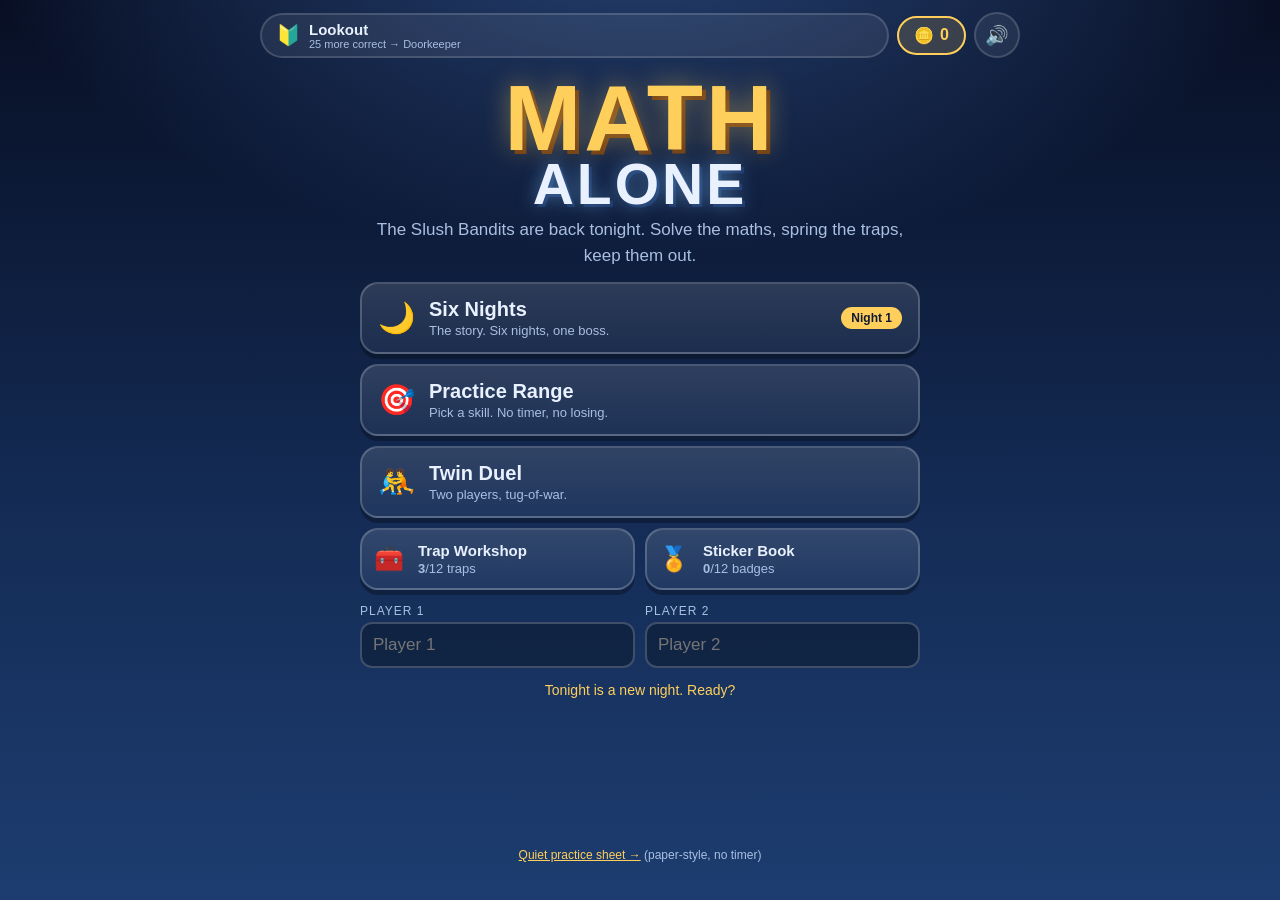
<file: index.html>
<!DOCTYPE html>
<html lang="en">
<head>
<meta charset="utf-8">
<meta name="viewport" content="width=device-width, initial-scale=1, viewport-fit=cover">
<title>MATH ALONE — Defend the House!</title>
<meta name="description" content="A snowy home-defense maths game: solve the sums, spring the traps, keep the Slush Bandits out.">
<meta name="theme-color" content="#0b1730">
<meta name="apple-mobile-web-app-capable" content="yes">
<meta name="mobile-web-app-capable" content="yes">
<meta name="apple-mobile-web-app-status-bar-style" content="black-translucent">
<meta name="apple-mobile-web-app-title" content="Math Alone">
<link rel="apple-touch-icon" href="icon-180.png">
<link rel="icon" type="image/png" href="icon-180.png">
<!-- ?v= is bumped whenever style.css or game.js change, so browsers
     (and iPad home-screen apps) never run a stale mix of old and new -->
<link rel="stylesheet" href="style.css?v=2">
</head>
<body>
<div id="jserr"></div>
<noscript>
  <div class="nojs">
    ⚠️ This game needs JavaScript.<br><br>
    Open <b>math-alone-offline.html</b> instead — it works everywhere, no scripts needed.
  </div>
</noscript>
<div id="snow"></div>

<!-- ================= HOME ================= -->
<section id="s-home" class="screen on">
  <div class="crown">
    <div class="rankpill"><span class="rankicon" id="rankIcon">🔰</span><span><b id="rankName">Lookout</b><i id="rankNext">3 more to rank up</i></span></div>
    <button type="button" class="coinpill" id="coinPill"><span>🪙</span><b id="coinCount">0</b></button>
    <button type="button" class="iconbtn" id="soundBtn" aria-label="Sound on or off">🔊</button>
  </div>

  <h1 class="logo">MATH<span>ALONE</span></h1>
  <p class="tagline">The Slush Bandits are back tonight. Solve the maths, spring the traps, keep them out.</p>

  <div class="menu">
    <button type="button" class="mode" data-mode="story">
      <span class="mi">🌙</span>
      <span class="mt">Six Nights<i>The story. Six nights, one boss.</i></span>
      <span class="mprog" id="storyProg">Night 1</span>
    </button>
    <button type="button" class="mode" data-mode="practice">
      <span class="mi">🎯</span>
      <span class="mt">Practice Range<i>Pick a skill. No timer, no losing.</i></span>
    </button>
    <button type="button" class="mode" data-mode="duel">
      <span class="mi">🤼</span>
      <span class="mt">Twin Duel<i>Two players, tug-of-war.</i></span>
    </button>
    <div class="menurow">
      <button type="button" class="mode small" data-mode="shop">
        <span class="mi">🧰</span><span class="mt">Trap Workshop<i><b id="trapOwned">3</b>/12 traps</i></span>
      </button>
      <button type="button" class="mode small" data-mode="stickers">
        <span class="mi">🏅</span><span class="mt">Sticker Book<i><b id="badgeOwned">0</b>/12 badges</i></span>
      </button>
    </div>
  </div>

  <div class="namebar">
    <label>Player 1 <input type="text" id="n1" maxlength="12" placeholder="Player 1"></label>
    <label>Player 2 <input type="text" id="n2" maxlength="12" placeholder="Player 2"></label>
  </div>
  <p class="daily" id="dailyLine"></p>
  <p class="tiny"><a href="math-alone-offline.html">Quiet practice sheet →</a> (paper-style, no timer)</p>
</section>

<!-- ================= SETUP (story / practice) ================= -->
<section id="s-setup" class="screen">
  <h2 class="stitle" id="setupTitle">Choose your night</h2>
  <div class="panel" id="nightPanel">
    <h3>Which night?</h3>
    <div class="nights" id="nightList"></div>
  </div>
  <div class="panel" id="skillPanel">
    <h3>What shall we practise?</h3>
    <div class="chips" id="skillList"></div>
  </div>
  <div class="panel">
    <h3>How tricky?</h3>
    <div class="chips" id="diffList">
      <button type="button" class="chip sel" data-diff="1">🐣 Gentle</button>
      <button type="button" class="chip" data-diff="2">🦊 Just right</button>
      <button type="button" class="chip" data-diff="3">🐉 Tough</button>
    </div>
    <div class="chips" id="timerList">
      <button type="button" class="chip sel" data-timer="1">⏱️ Timer on</button>
      <button type="button" class="chip" data-timer="0">🧘 No timer</button>
    </div>
  </div>
  <button type="button" class="big" id="goBtn">Start the Watch!</button>
  <button type="button" class="back" data-back>← Back</button>
</section>

<!-- ================= GAME ================= -->
<section id="s-game" class="screen">
  <div class="hud" id="hud"></div>

  <div class="stage">
    <svg id="scene" viewBox="0 0 800 250" preserveAspectRatio="xMidYMax slice" aria-hidden="true">
      <defs>
        <linearGradient id="sky" x1="0" y1="0" x2="0" y2="1">
          <stop offset="0%" stop-color="#0a1430"/><stop offset="60%" stop-color="#1b3566"/><stop offset="100%" stop-color="#38598f"/>
        </linearGradient>
        <linearGradient id="ground" x1="0" y1="0" x2="0" y2="1">
          <stop offset="0%" stop-color="#f2f7ff"/><stop offset="100%" stop-color="#c3d4ef"/>
        </linearGradient>
        <radialGradient id="lamp"><stop offset="0%" stop-color="#ffdf9a" stop-opacity=".55"/><stop offset="100%" stop-color="#ffdf9a" stop-opacity="0"/></radialGradient>
        <radialGradient id="moonGlow"><stop offset="0%" stop-color="#fff8e0" stop-opacity=".5"/><stop offset="100%" stop-color="#fff8e0" stop-opacity="0"/></radialGradient>
        <linearGradient id="win" x1="0" y1="0" x2="0" y2="1">
          <stop offset="0%" stop-color="#ffe9a8"/><stop offset="100%" stop-color="#ffb347"/>
        </linearGradient>
      </defs>

      <rect width="800" height="250" fill="url(#sky)"/>
      <circle cx="120" cy="52" r="60" fill="url(#moonGlow)"/>
      <circle cx="120" cy="52" r="26" fill="#fff8e0"/>
      <circle cx="130" cy="45" r="6" fill="#efe6c8" opacity=".7"/>
      <circle cx="112" cy="62" r="4" fill="#efe6c8" opacity=".6"/>
      <g id="stars"></g>

      <!-- distant street -->
      <g opacity=".55" fill="#0d1c3d">
        <path d="M0 168 h60 v-46 h34 v46 h30 v-62 h40 v62 h44 v-38 h30 v38 h50 v-54 h36 v54 h60 v-30 h28 v30 h90 v-44 h34 v44 h264 v40 H0 Z"/>
      </g>
      <g fill="#ffd98a" opacity=".5">
        <rect x="20" y="140" width="7" height="9"/><rect x="70" y="132" width="7" height="9"/>
        <rect x="150" y="120" width="7" height="9"/><rect x="255" y="142" width="7" height="9"/>
        <rect x="330" y="128" width="7" height="9"/><rect x="470" y="146" width="7" height="9"/>
      </g>

      <!-- snow ground -->
      <path d="M0 186 q120 -16 240 -4 t250 2 t310 -8 V250 H0 Z" fill="url(#ground)"/>
      <path d="M0 208 q160 -10 300 2 t500 -6 V250 H0 Z" fill="#ffffff" opacity=".55"/>

      <!-- fence -->
      <g id="fence" stroke="#8fa6c9" stroke-width="4" opacity=".65"></g>

      <!-- lamp post -->
      <circle cx="300" cy="150" r="62" fill="url(#lamp)"/>
      <rect x="296" y="150" width="7" height="58" fill="#33456e"/>
      <path d="M285 150 h30 l-6 -16 h-18 Z" fill="#4a5f8f"/>
      <circle cx="300" cy="142" r="6" fill="#ffe9a8"/>

      <!-- THE HOUSE -->
      <g id="house">
        <rect x="612" y="126" width="150" height="86" rx="4" fill="#22375f"/>
        <path d="M600 130 L687 74 L774 130 Z" fill="#33507f"/>
        <path d="M600 130 L687 74 L774 130 Z" fill="none" stroke="#e9f1ff" stroke-width="5" stroke-linejoin="round" opacity=".85"/>
        <rect x="736" y="86" width="17" height="30" fill="#2b4370"/>
        <g id="smoke" fill="#e9f1ff" opacity=".5">
          <circle class="pf pf1" cx="744" cy="80" r="5"/>
          <circle class="pf pf2" cx="744" cy="80" r="6"/>
          <circle class="pf pf3" cx="744" cy="80" r="7"/>
        </g>
        <!-- glowing windows -->
        <rect x="630" y="146" width="36" height="30" rx="3" fill="url(#win)"/>
        <rect x="708" y="146" width="36" height="30" rx="3" fill="url(#win)"/>
        <g stroke="#22375f" stroke-width="3">
          <path d="M648 146 v30 M630 161 h36 M726 146 v30 M708 161 h36"/>
        </g>
        <!-- the kid, watching from the window -->
        <g id="kid">
          <circle cx="726" cy="166" r="8" fill="#ffd9b8"/>
          <path d="M718 163 a8 8 0 0 1 16 0 z" fill="#e8474b"/>
          <circle cx="723" cy="166" r="1.6" fill="#25304a"/><circle cx="729" cy="166" r="1.6" fill="#25304a"/>
        </g>
        <!-- door + wreath -->
        <rect x="676" y="168" width="34" height="44" rx="3" fill="#8b5a2b"/>
        <circle cx="704" cy="192" r="2.5" fill="#ffcf5c"/>
        <circle cx="693" cy="180" r="8" fill="none" stroke="#2f8f4f" stroke-width="4"/>
        <circle cx="693" cy="188" r="2.5" fill="#e8474b"/>
        <!-- string lights -->
        <g id="lights"></g>
      </g>

      <!-- bandits -->
      <g id="banditGroup">
        <g id="banditA"><g class="walker">
          <g class="legs">
            <rect class="lgL" x="-9" y="-14" width="7" height="15" rx="3" fill="#2c3a5c"/>
            <rect class="lgR" x="3" y="-14" width="7" height="15" rx="3" fill="#2c3a5c"/>
          </g>
          <rect x="-13" y="-40" width="26" height="28" rx="9" fill="#7b3f2e"/>
          <circle cx="0" cy="-46" r="11" fill="#ffd9b8"/>
          <path d="M-12 -49 a12 12 0 0 1 24 0 z" fill="#e8474b"/>
          <rect x="-13" y="-51" width="26" height="4" rx="2" fill="#c23c40"/>
          <circle cx="-4" cy="-46" r="1.8" fill="#25304a"/><circle cx="4" cy="-46" r="1.8" fill="#25304a"/>
          <path d="M-5 -40 q5 4 10 0" stroke="#8a5a3b" stroke-width="2.5" fill="none" stroke-linecap="round"/>
          <ellipse cx="0" cy="-42" rx="3" ry="2.4" fill="#e59a7a"/>
        </g></g>
        <g id="banditB"><g class="walker">
          <g class="legs">
            <rect class="lgL" x="-8" y="-16" width="6" height="17" rx="3" fill="#243352"/>
            <rect class="lgR" x="3" y="-16" width="6" height="17" rx="3" fill="#243352"/>
          </g>
          <rect x="-11" y="-44" width="22" height="30" rx="8" fill="#2f6b46"/>
          <circle cx="0" cy="-51" r="10" fill="#ffd9b8"/>
          <rect x="-11" y="-60" width="22" height="10" rx="4" fill="#3f6fb5"/>
          <circle cx="-4" cy="-51" r="1.7" fill="#25304a"/><circle cx="4" cy="-51" r="1.7" fill="#25304a"/>
          <path d="M-4 -45 q4 3 8 0" stroke="#b06a4a" stroke-width="2" fill="none" stroke-linecap="round"/>
        </g></g>
      </g>

      <g id="trapLayer"></g>
      <g id="popLayer"></g>
    </svg>
    <div class="alarm" id="alarm"></div>
    <div class="stagebar"><span id="statusLine">Night 1 · Question 1 of 10</span><span id="heartRow"></span></div>
  </div>

  <div class="qcard">
    <div class="turn" id="turnLine">YOUR TURN</div>
    <div class="qwrap"><div class="question" id="question">7 × 6 = ?</div></div>
    <div class="answer" id="answer">&nbsp;</div>
    <div class="timerbar"><div id="tbar"></div></div>
  </div>

  <div id="inputArea">
    <div class="pad" id="pad">
      <button type="button" class="key">1</button><button type="button" class="key">2</button><button type="button" class="key">3</button>
      <button type="button" class="key">4</button><button type="button" class="key">5</button><button type="button" class="key">6</button>
      <button type="button" class="key">7</button><button type="button" class="key">8</button><button type="button" class="key">9</button>
      <button type="button" class="key del" data-act="del">⌫</button>
      <button type="button" class="key">0</button>
      <button type="button" class="key go" data-act="ok">✔</button>
    </div>
    <div class="choicepad" id="choicePad"></div>
  </div>
  <button type="button" class="back" data-back>← Give up</button>
</section>

<!-- ================= TEACH OVERLAY ================= -->
<div id="teach" class="overlay">
  <div class="teachbox">
    <div class="teachhead">Let's look at that one</div>
    <div class="teachq" id="teachQ"></div>
    <svg id="teachArt" viewBox="0 0 320 130" aria-hidden="true"></svg>
    <div class="teachtip" id="teachTip"></div>
    <button type="button" class="big small" id="teachBtn">Got it!</button>
  </div>
</div>

<!-- ================= RESULTS ================= -->
<section id="s-end" class="screen">
  <h2 class="stitle" id="endTitle">House saved!</h2>
  <div class="result" id="endBody"></div>
  <div class="rewards" id="rewardBox"></div>
  <button type="button" class="big" id="againBtn">Play again</button>
  <button type="button" class="back" data-back>← Home</button>
</section>

<!-- ================= TRAP WORKSHOP ================= -->
<section id="s-shop" class="screen">
  <h2 class="stitle">🧰 Trap Workshop</h2>
  <p class="tagline">Earn coins by answering correctly. Every trap you build joins your defence.</p>
  <div class="grid" id="shopGrid"></div>
  <button type="button" class="back" data-back>← Home</button>
</section>

<!-- ================= STICKER BOOK ================= -->
<section id="s-stickers" class="screen">
  <h2 class="stitle">🏅 Sticker Book</h2>
  <p class="tagline">Badges you have earned defending the house.</p>
  <div class="grid" id="badgeGrid"></div>
  <div class="statbox" id="statBox"></div>
  <button type="button" class="back" data-back>← Home</button>
</section>

<div class="toast" id="toast"></div>
<script src="game.js?v=2"></script>
</body>
</html>
</file>
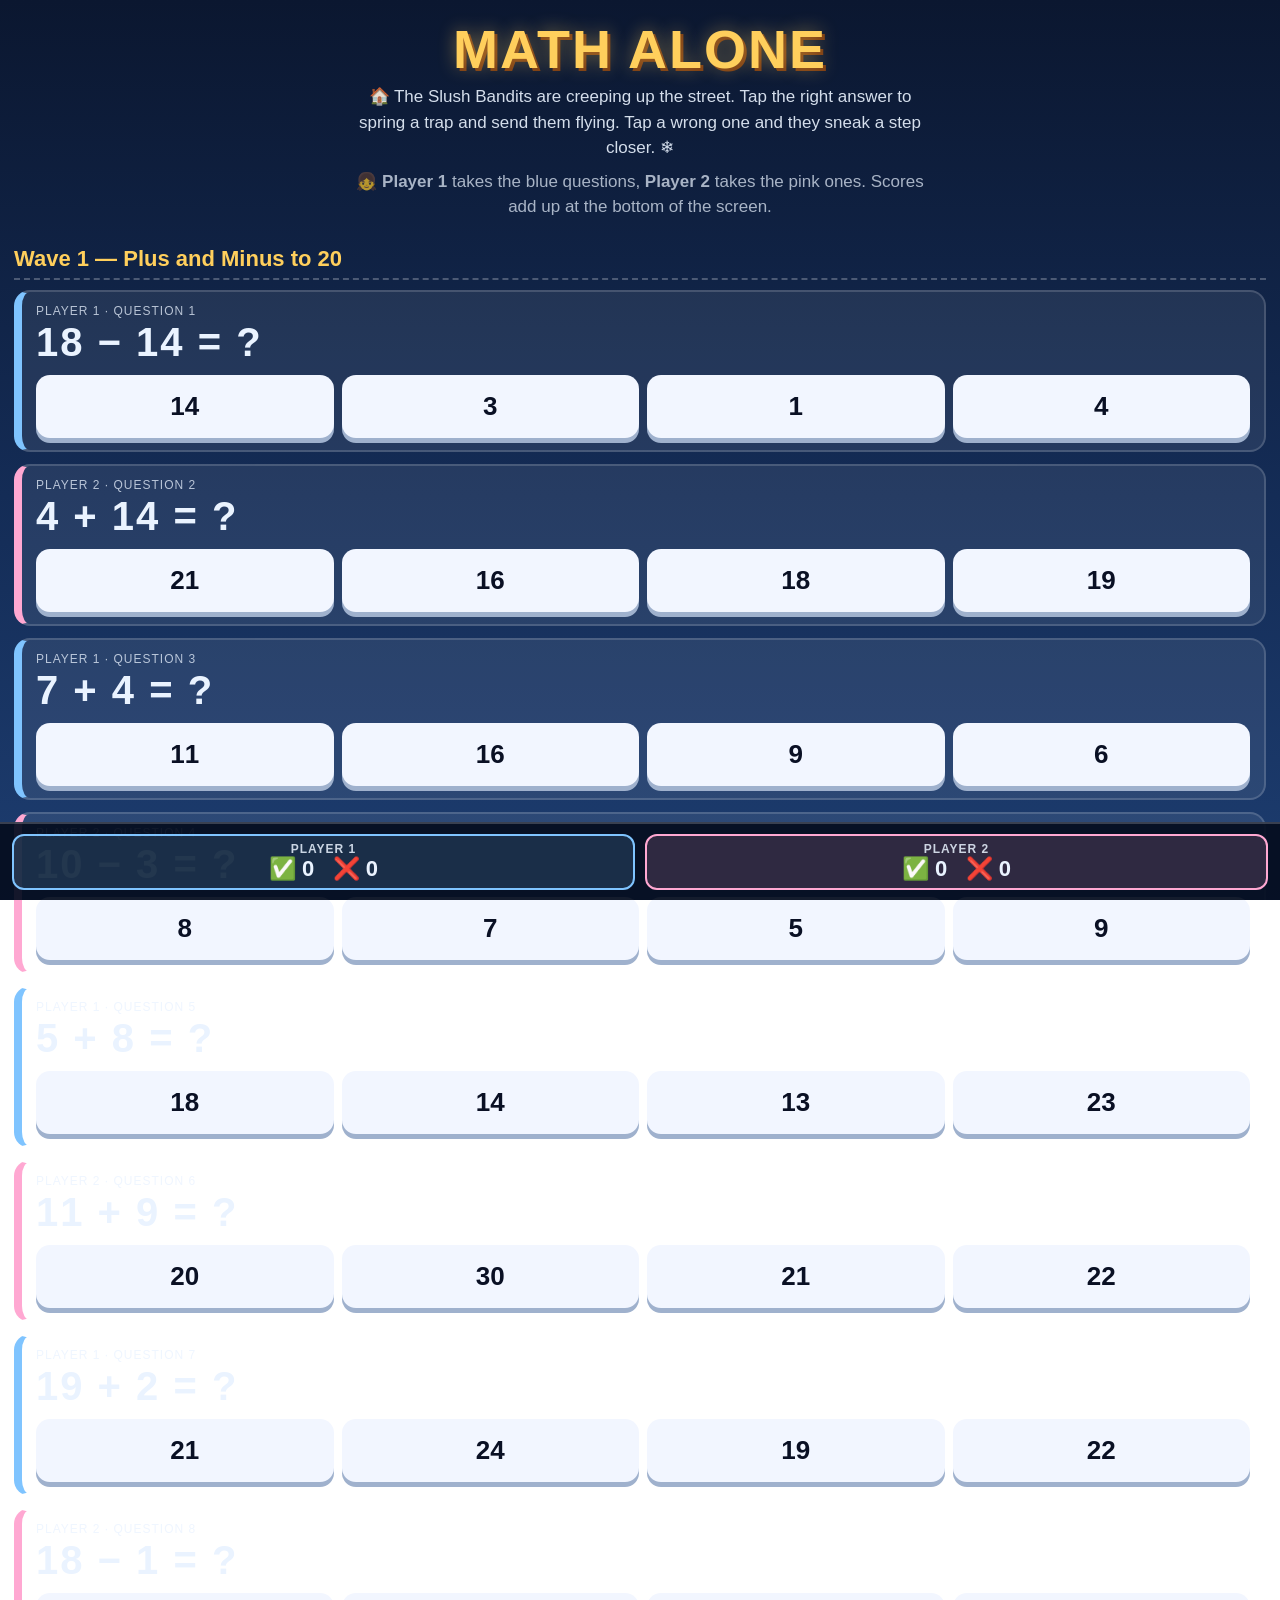
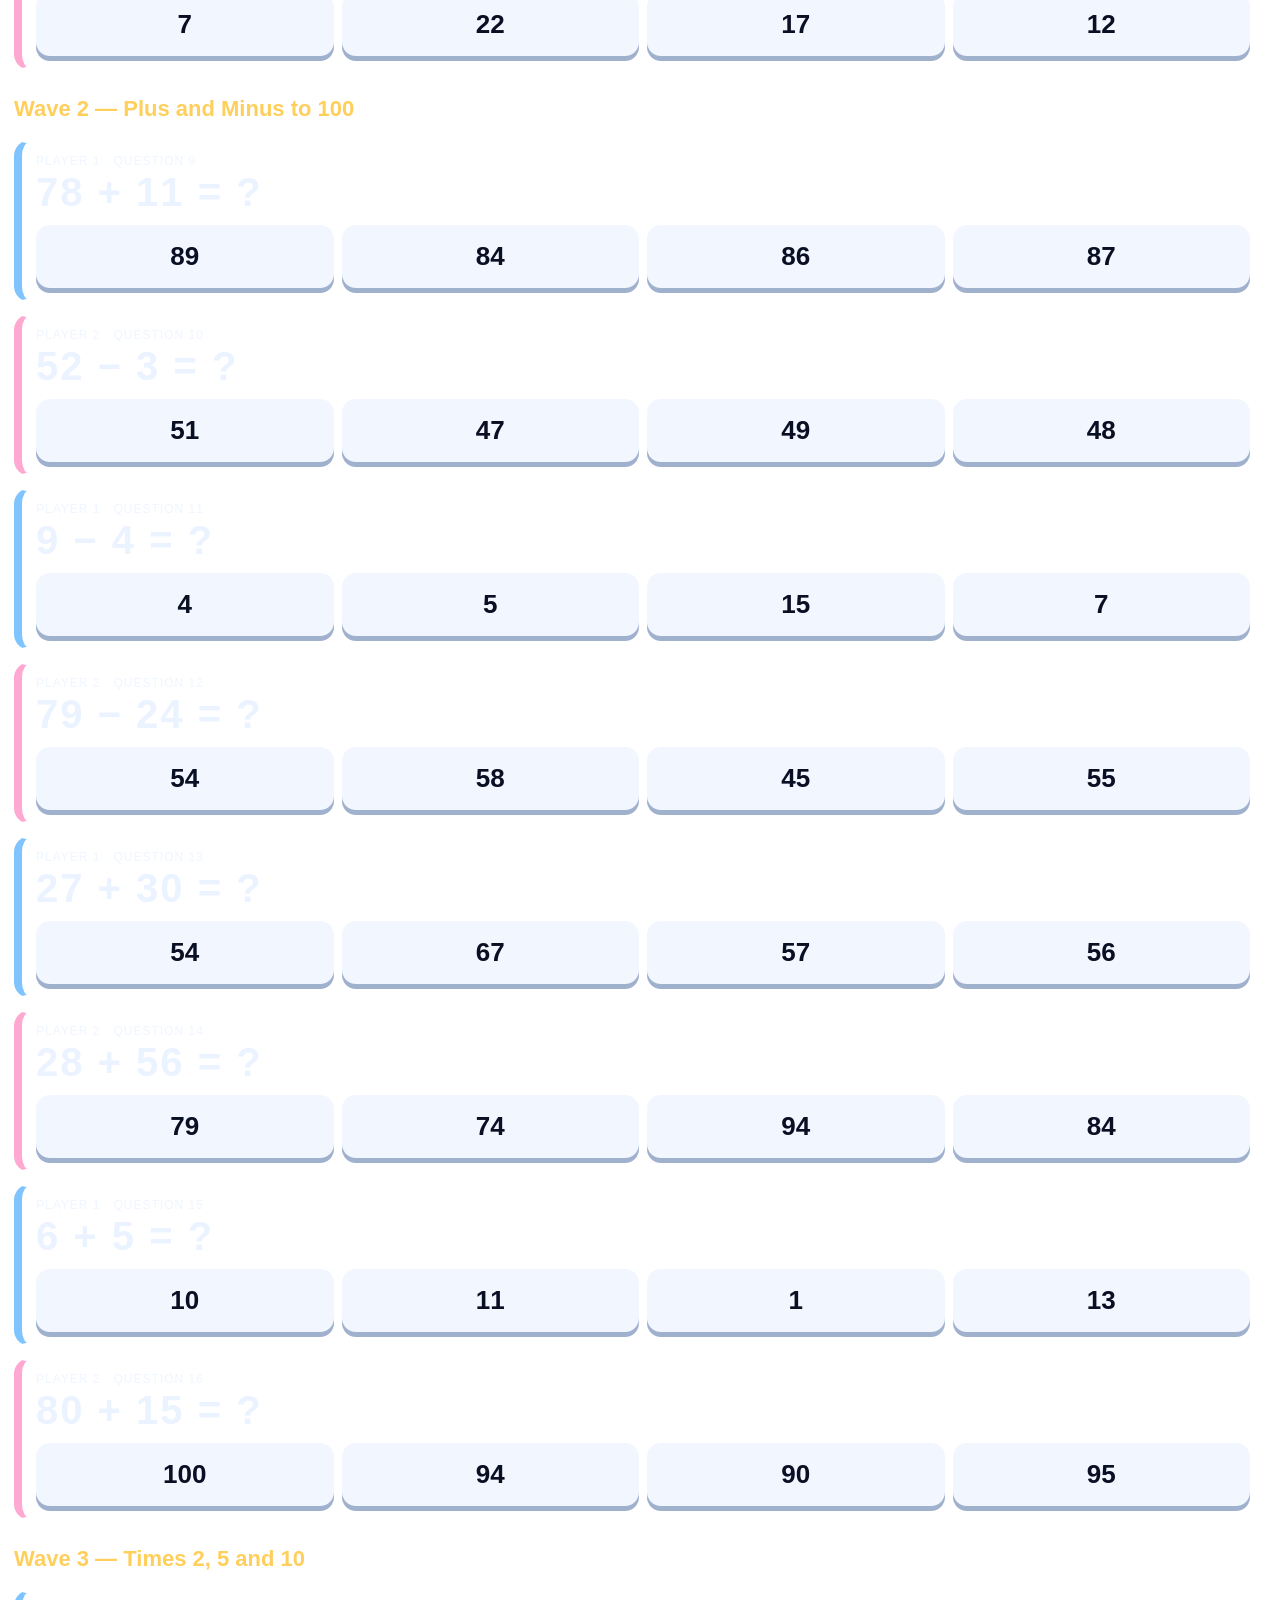
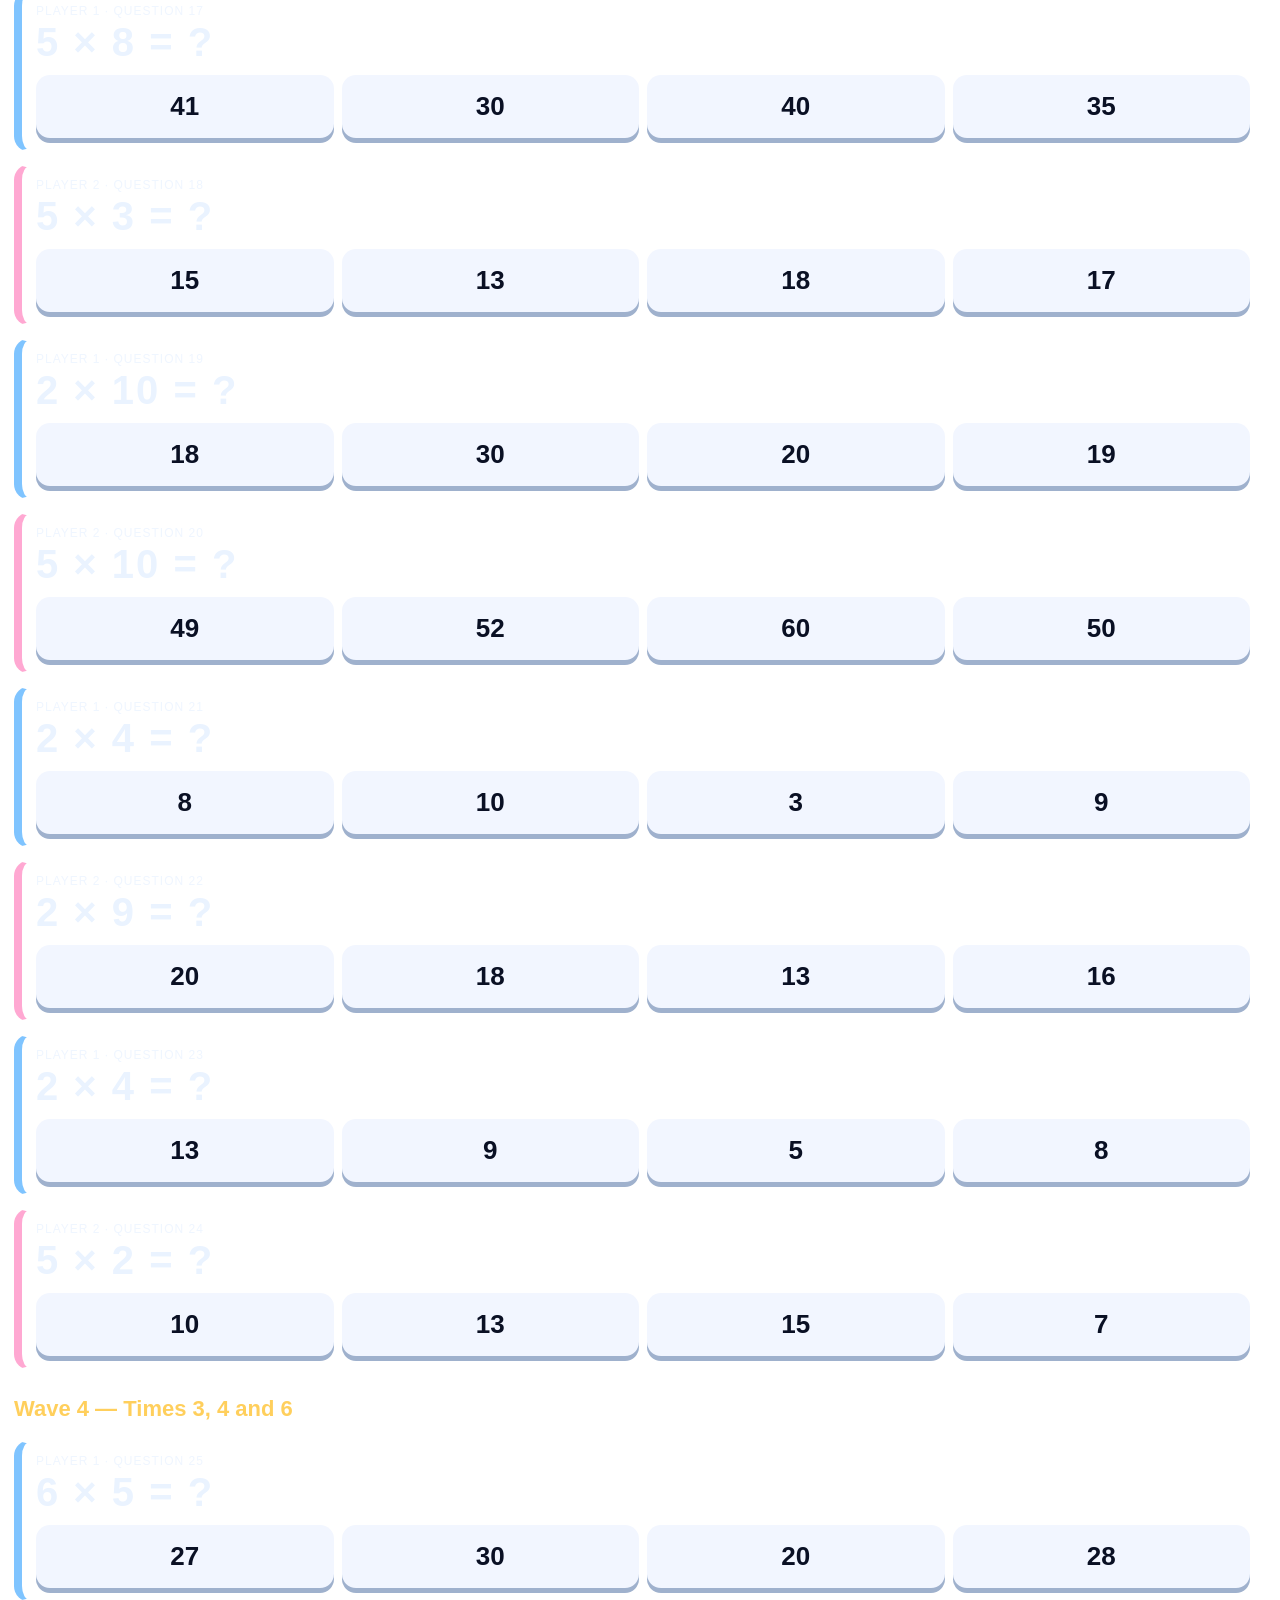
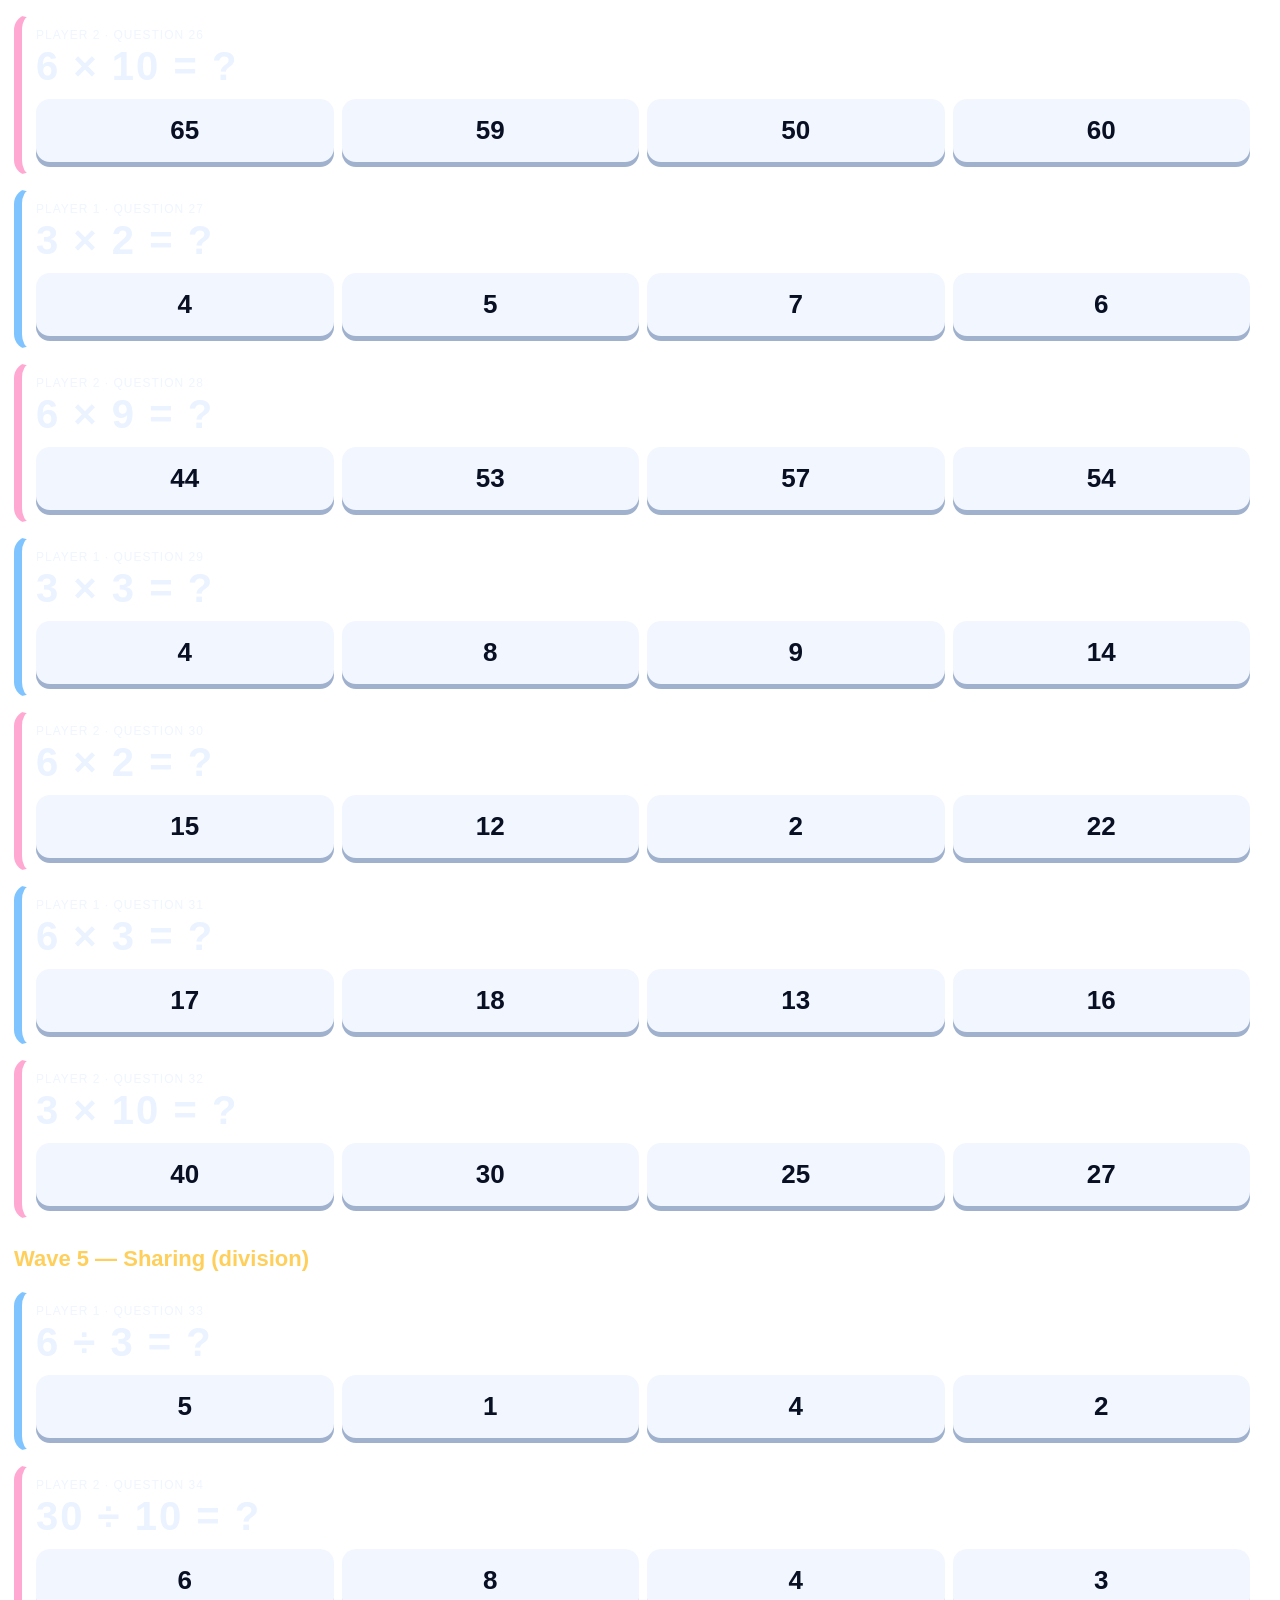
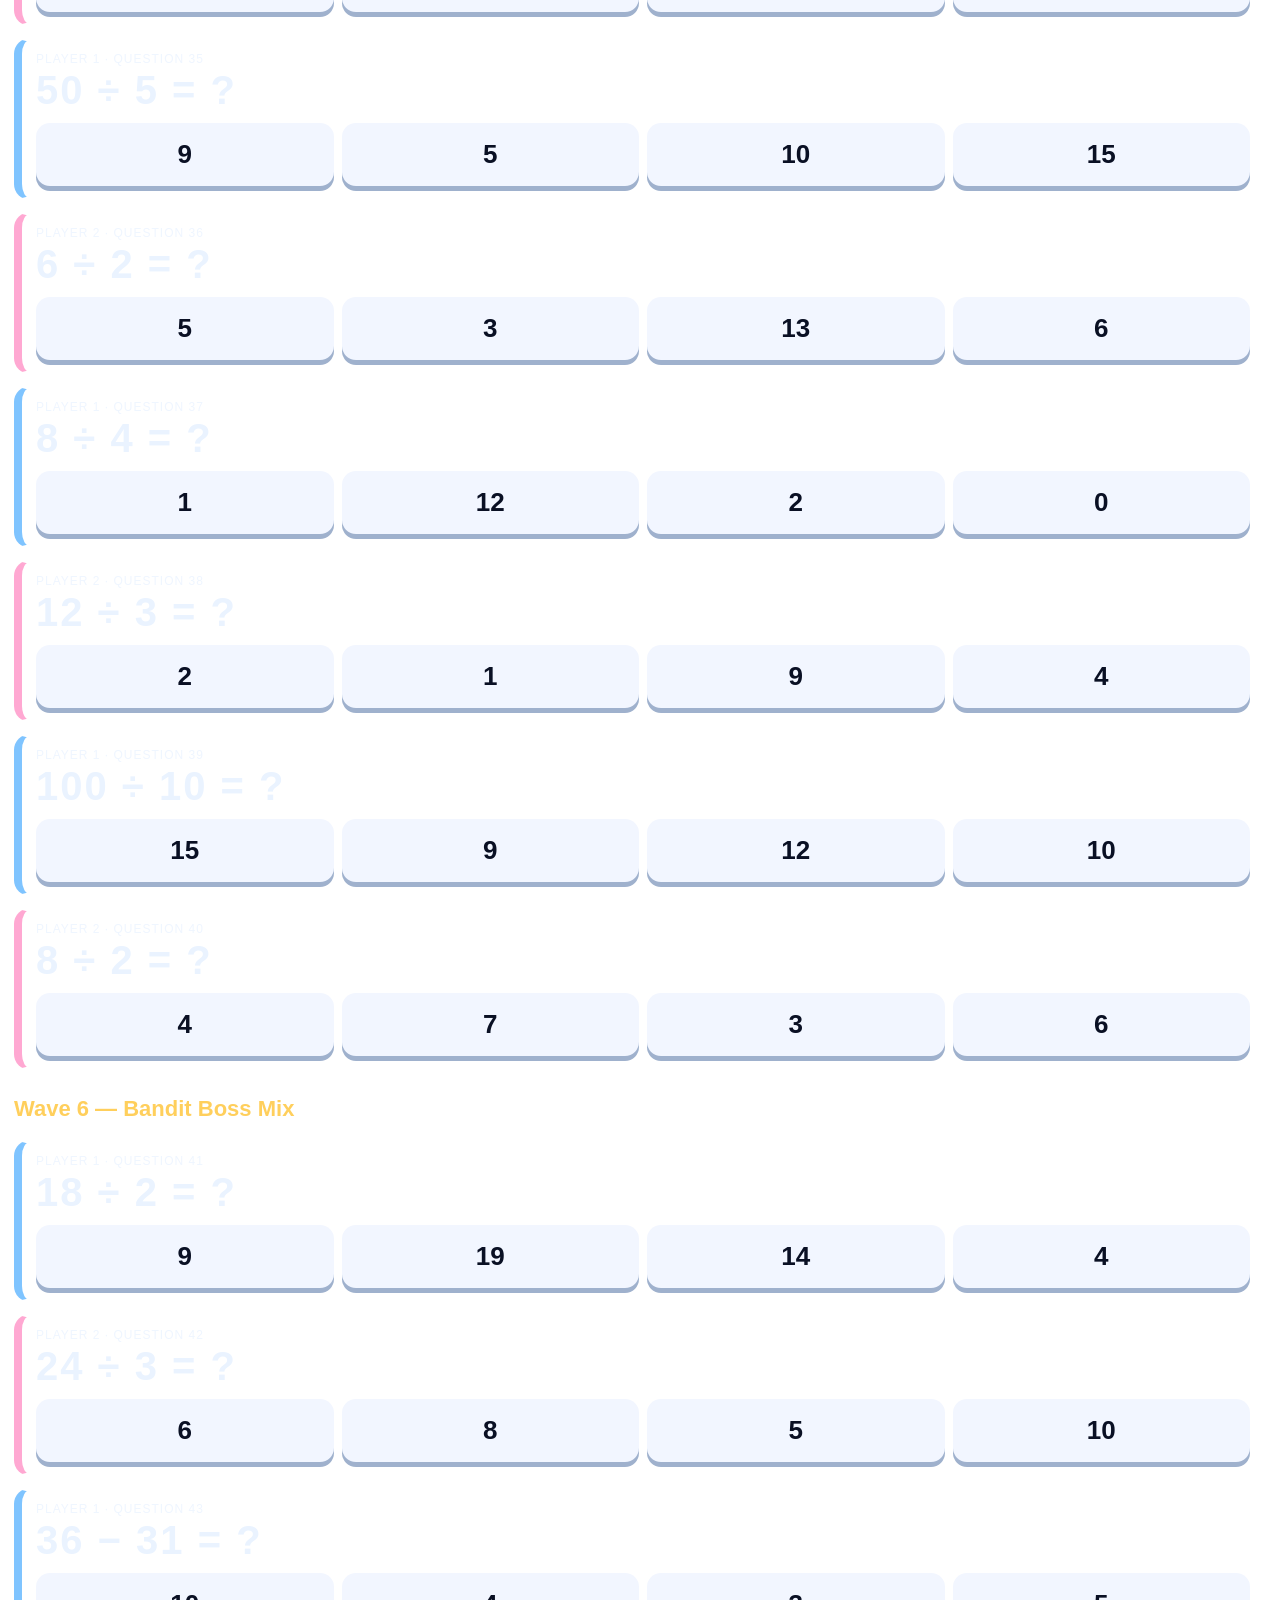
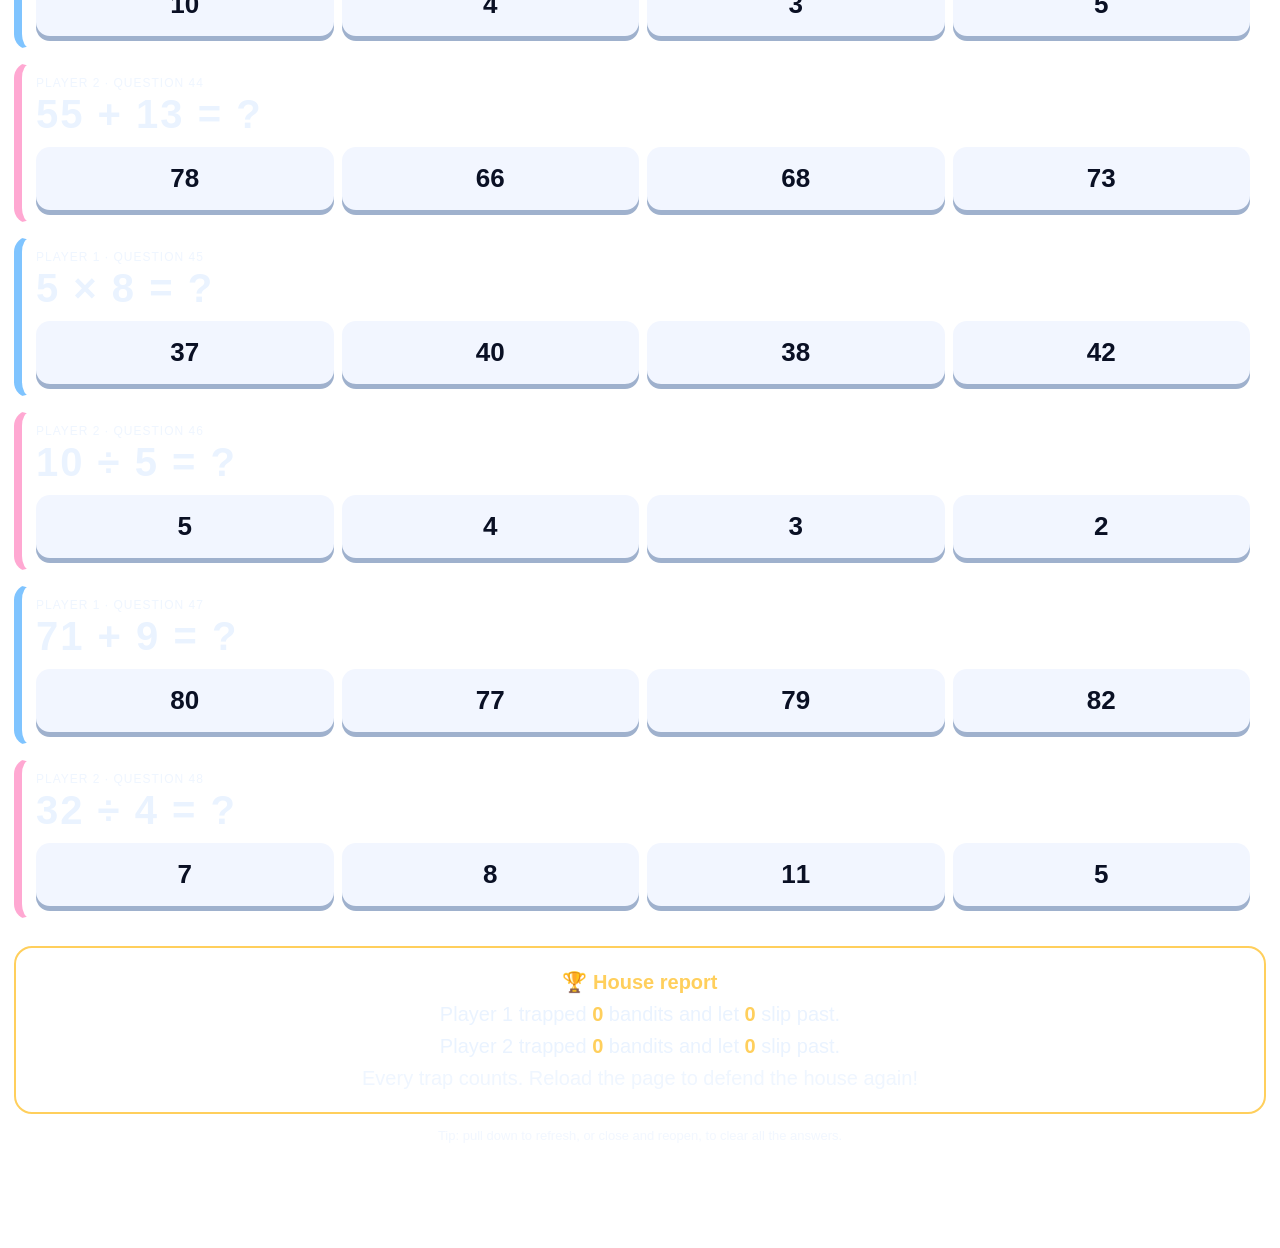
<file: math-alone-offline.html>
﻿<!DOCTYPE html>
<html lang="en">
<head>
<meta charset="utf-8">
<meta name="viewport" content="width=device-width, initial-scale=1">
<title>MATH ALONE &#8212; Practice Sheet</title>
<style>
  :root{
    --night:#0b1730; --gold:#ffcf5c; --snow:#eaf3ff;
    --ink:#0a1024; --green:#2fae63; --red:#e8474b;
    --p1:#7fc4ff; --p2:#ffa8d2;
  }
  *{box-sizing:border-box; -webkit-tap-highlight-color:transparent;}
  body{
    margin:0; padding:14px 14px 92px;
    font-family:"Trebuchet MS","Segoe UI",Verdana,sans-serif;
    color:var(--snow);
    background:linear-gradient(#0b1730 0%, #142c56 55%, #1d3d70 100%);
    background-attachment:fixed;
    -webkit-text-size-adjust:100%;
    counter-reset: p1hit 0 p1miss 0 p2hit 0 p2miss 0;
  }
  header{text-align:center; margin-bottom:14px;}
  h1{
    font-size:clamp(28px,7vw,54px); margin:4px 0; letter-spacing:2px; color:var(--gold);
    text-shadow:0 0 18px rgba(255,207,92,.45), 3px 3px 0 #7a3b12;
  }
  .sub{font-size:clamp(13px,3.2vw,17px); opacity:.9; margin:0 auto; max-width:34em; line-height:1.5;}
  h2{
    font-size:clamp(16px,4vw,22px); color:var(--gold); margin:26px 0 10px;
    border-bottom:2px dashed rgba(255,255,255,.25); padding-bottom:6px;
  }
  .card{
    position:relative; background:rgba(255,255,255,.08); border:2px solid rgba(255,255,255,.16);
    border-radius:16px; padding:12px 14px; margin-bottom:12px;
  }
  .card.p1{border-left:8px solid var(--p1);}
  .card.p2{border-left:8px solid var(--p2);}
  .who{font-size:12px; letter-spacing:1px; text-transform:uppercase; opacity:.75;}
  .prob{font-size:clamp(26px,7vw,40px); font-weight:bold; margin:2px 0 10px; letter-spacing:2px;}
  .choices{position:relative; display:grid; grid-template-columns:repeat(4,1fr); gap:8px;}
  .choices input{position:absolute; opacity:0; width:1px; height:1px; margin:0; pointer-events:none;}
  .choices label{
    display:block; text-align:center; padding:16px 4px; border-radius:14px; cursor:pointer;
    background:#f2f6ff; color:var(--ink); font-size:clamp(20px,5vw,26px); font-weight:bold;
    box-shadow:0 5px 0 #9fb1cd; font-variant-numeric:tabular-nums;
  }
  .choices label:active{transform:translateY(3px); box-shadow:0 2px 0 #9fb1cd;}
  .r:checked + label{background:var(--green); color:#fff; box-shadow:0 5px 0 #1c7a44;}
  .w:checked + label{background:var(--red); color:#fff; box-shadow:0 5px 0 #93272a;}
  .msg{grid-column:1 / -1; display:none; margin-top:4px; padding:10px 12px; border-radius:12px;
       font-size:clamp(15px,3.6vw,19px); font-weight:bold; line-height:1.4;}
  .r:checked ~ .msg.good{display:block; background:rgba(47,174,99,.25); border:2px solid var(--green);}
  .w:checked ~ .msg.bad{display:block; background:rgba(232,71,75,.22); border:2px solid var(--red);}
  .card.p1 .r:checked{counter-increment:p1hit;}
  .card.p1 .w:checked{counter-increment:p1miss;}
  .card.p2 .r:checked{counter-increment:p2hit;}
  .card.p2 .w:checked{counter-increment:p2miss;}
  #board{
    position:fixed; left:0; right:0; bottom:0; z-index:5;
    display:flex; gap:10px; padding:10px 12px;
    background:rgba(6,14,32,.94); border-top:2px solid rgba(255,255,255,.2);
    font-size:clamp(13px,3.4vw,17px); font-weight:bold;
  }
  #board div{flex:1; text-align:center; border-radius:12px; padding:6px 4px;}
  #board .one{background:rgba(127,196,255,.16); border:2px solid var(--p1);}
  #board .two{background:rgba(255,168,210,.16); border:2px solid var(--p2);}
  .nm{display:block; font-size:12px; opacity:.85; text-transform:uppercase; letter-spacing:1px;}
  .tally{font-size:clamp(16px,4.5vw,22px); font-variant-numeric:tabular-nums;}
  .c1h::after{content:counter(p1hit);} .c1m::after{content:counter(p1miss);}
  .c2h::after{content:counter(p2hit);} .c2m::after{content:counter(p2miss);}
  .finish{
    background:rgba(255,255,255,.10); border:2px solid var(--gold); border-radius:18px;
    padding:18px; text-align:center; margin-top:26px; font-size:clamp(15px,4vw,20px); line-height:1.6;
  }
  .finish b{color:var(--gold);}
  .hint{text-align:center; opacity:.6; font-size:13px; margin-top:14px;}
</style>
</head>
<body>
<header>
<h1>MATH ALONE</h1>
<p class="sub">&#127968; The Slush Bandits are creeping up the street. Tap the right answer to spring a trap and send them flying. Tap a wrong one and they sneak a step closer. &#10052;</p>
<p class="sub" style="margin-top:8px;opacity:.7">&#128103; <b>Player 1</b> takes the blue questions, <b>Player 2</b> takes the pink ones. Scores add up at the bottom of the screen.</p>
</header>
<h2>Wave 1 &#8212; Plus and Minus to 20</h2>
<div class="card p1">
  <div class="who">Player 1 &#183; question 1</div>
  <div class="prob">18 &#8722; 14 = ?</div>
  <div class="choices">
    <input type="radio" name="q1" id="q1o1" class="w"><label for="q1o1">14</label>
    <input type="radio" name="q1" id="q1o2" class="w"><label for="q1o2">3</label>
    <input type="radio" name="q1" id="q1o3" class="w"><label for="q1o3">1</label>
    <input type="radio" name="q1" id="q1o4" class="r"><label for="q1o4">4</label>
    <div class="msg good">&#129718; Feather blizzard &#8212; ACHOO! Trapped!</div>
    <div class="msg bad">&#128520; Too easy, kid! The answer was <b>4</b>.</div>
  </div>
</div>
<div class="card p2">
  <div class="who">Player 2 &#183; question 2</div>
  <div class="prob">4 + 14 = ?</div>
  <div class="choices">
    <input type="radio" name="q2" id="q2o1" class="w"><label for="q2o1">21</label>
    <input type="radio" name="q2" id="q2o2" class="w"><label for="q2o2">16</label>
    <input type="radio" name="q2" id="q2o3" class="r"><label for="q2o3">18</label>
    <input type="radio" name="q2" id="q2o4" class="w"><label for="q2o4">19</label>
    <div class="msg good">&#129699; Bucket on the head &#8212; CLONK! Trapped!</div>
    <div class="msg bad">&#128520; Get the crowbar, Lanky! The answer was <b>18</b>.</div>
  </div>
</div>
<div class="card p1">
  <div class="who">Player 1 &#183; question 3</div>
  <div class="prob">7 + 4 = ?</div>
  <div class="choices">
    <input type="radio" name="q3" id="q3o1" class="r"><label for="q3o1">11</label>
    <input type="radio" name="q3" id="q3o2" class="w"><label for="q3o2">16</label>
    <input type="radio" name="q3" id="q3o3" class="w"><label for="q3o3">9</label>
    <input type="radio" name="q3" id="q3o4" class="w"><label for="q3o4">6</label>
    <div class="msg good">&#129718; Feather blizzard &#8212; ACHOO! Trapped!</div>
    <div class="msg bad">&#128520; Get the crowbar, Lanky! The answer was <b>11</b>.</div>
  </div>
</div>
<div class="card p2">
  <div class="who">Player 2 &#183; question 4</div>
  <div class="prob">10 &#8722; 3 = ?</div>
  <div class="choices">
    <input type="radio" name="q4" id="q4o1" class="w"><label for="q4o1">8</label>
    <input type="radio" name="q4" id="q4o2" class="r"><label for="q4o2">7</label>
    <input type="radio" name="q4" id="q4o3" class="w"><label for="q4o3">5</label>
    <input type="radio" name="q4" id="q4o4" class="w"><label for="q4o4">9</label>
    <div class="msg good">&#127880; Balloon avalanche &#8212; POP POP! Trapped!</div>
    <div class="msg bad">&#128520; Too easy, kid! The answer was <b>7</b>.</div>
  </div>
</div>
<div class="card p1">
  <div class="who">Player 1 &#183; question 5</div>
  <div class="prob">5 + 8 = ?</div>
  <div class="choices">
    <input type="radio" name="q5" id="q5o1" class="w"><label for="q5o1">18</label>
    <input type="radio" name="q5" id="q5o2" class="w"><label for="q5o2">14</label>
    <input type="radio" name="q5" id="q5o3" class="r"><label for="q5o3">13</label>
    <input type="radio" name="q5" id="q5o4" class="w"><label for="q5o4">23</label>
    <div class="msg good">&#129506; Slippery socks on the stairs &#8212; WHEE! Trapped!</div>
    <div class="msg bad">&#128520; Get the crowbar, Lanky! The answer was <b>13</b>.</div>
  </div>
</div>
<div class="card p2">
  <div class="who">Player 2 &#183; question 6</div>
  <div class="prob">11 + 9 = ?</div>
  <div class="choices">
    <input type="radio" name="q6" id="q6o1" class="r"><label for="q6o1">20</label>
    <input type="radio" name="q6" id="q6o2" class="w"><label for="q6o2">30</label>
    <input type="radio" name="q6" id="q6o3" class="w"><label for="q6o3">21</label>
    <input type="radio" name="q6" id="q6o4" class="w"><label for="q6o4">22</label>
    <div class="msg good">&#129506; Slippery socks on the stairs &#8212; WHEE! Trapped!</div>
    <div class="msg bad">&#128520; Heh heh... that one got past you! The answer was <b>20</b>.</div>
  </div>
</div>
<div class="card p1">
  <div class="who">Player 1 &#183; question 7</div>
  <div class="prob">19 + 2 = ?</div>
  <div class="choices">
    <input type="radio" name="q7" id="q7o1" class="r"><label for="q7o1">21</label>
    <input type="radio" name="q7" id="q7o2" class="w"><label for="q7o2">24</label>
    <input type="radio" name="q7" id="q7o3" class="w"><label for="q7o3">19</label>
    <input type="radio" name="q7" id="q7o4" class="w"><label for="q7o4">22</label>
    <div class="msg good">&#129345; Drum kit tumble &#8212; BOOM! Trapped!</div>
    <div class="msg bad">&#128520; Heh heh... that one got past you! The answer was <b>21</b>.</div>
  </div>
</div>
<div class="card p2">
  <div class="who">Player 2 &#183; question 8</div>
  <div class="prob">18 &#8722; 1 = ?</div>
  <div class="choices">
    <input type="radio" name="q8" id="q8o1" class="w"><label for="q8o1">7</label>
    <input type="radio" name="q8" id="q8o2" class="w"><label for="q8o2">22</label>
    <input type="radio" name="q8" id="q8o3" class="r"><label for="q8o3">17</label>
    <input type="radio" name="q8" id="q8o4" class="w"><label for="q8o4">12</label>
    <div class="msg good">&#127912; Paint can on a rope &#8212; BONK! Trapped!</div>
    <div class="msg bad">&#128520; Heh heh... that one got past you! The answer was <b>17</b>.</div>
  </div>
</div>
<h2>Wave 2 &#8212; Plus and Minus to 100</h2>
<div class="card p1">
  <div class="who">Player 1 &#183; question 9</div>
  <div class="prob">78 + 11 = ?</div>
  <div class="choices">
    <input type="radio" name="q9" id="q9o1" class="r"><label for="q9o1">89</label>
    <input type="radio" name="q9" id="q9o2" class="w"><label for="q9o2">84</label>
    <input type="radio" name="q9" id="q9o3" class="w"><label for="q9o3">86</label>
    <input type="radio" name="q9" id="q9o4" class="w"><label for="q9o4">87</label>
    <div class="msg good">&#127880; Balloon avalanche &#8212; POP POP! Trapped!</div>
    <div class="msg bad">&#128520; Too easy, kid! The answer was <b>89</b>.</div>
  </div>
</div>
<div class="card p2">
  <div class="who">Player 2 &#183; question 10</div>
  <div class="prob">52 &#8722; 3 = ?</div>
  <div class="choices">
    <input type="radio" name="q10" id="q10o1" class="w"><label for="q10o1">51</label>
    <input type="radio" name="q10" id="q10o2" class="w"><label for="q10o2">47</label>
    <input type="radio" name="q10" id="q10o3" class="r"><label for="q10o3">49</label>
    <input type="radio" name="q10" id="q10o4" class="w"><label for="q10o4">48</label>
    <div class="msg good">&#129699; Bucket on the head &#8212; CLONK! Trapped!</div>
    <div class="msg bad">&#128520; Heh heh... that one got past you! The answer was <b>49</b>.</div>
  </div>
</div>
<div class="card p1">
  <div class="who">Player 1 &#183; question 11</div>
  <div class="prob">9 &#8722; 4 = ?</div>
  <div class="choices">
    <input type="radio" name="q11" id="q11o1" class="w"><label for="q11o1">4</label>
    <input type="radio" name="q11" id="q11o2" class="r"><label for="q11o2">5</label>
    <input type="radio" name="q11" id="q11o3" class="w"><label for="q11o3">15</label>
    <input type="radio" name="q11" id="q11o4" class="w"><label for="q11o4">7</label>
    <div class="msg good">&#128375; Rubber spider drop &#8212; AAAH! Trapped!</div>
    <div class="msg bad">&#128520; One step closer to the door... The answer was <b>5</b>.</div>
  </div>
</div>
<div class="card p2">
  <div class="who">Player 2 &#183; question 12</div>
  <div class="prob">79 &#8722; 24 = ?</div>
  <div class="choices">
    <input type="radio" name="q12" id="q12o1" class="w"><label for="q12o1">54</label>
    <input type="radio" name="q12" id="q12o2" class="w"><label for="q12o2">58</label>
    <input type="radio" name="q12" id="q12o3" class="w"><label for="q12o3">45</label>
    <input type="radio" name="q12" id="q12o4" class="r"><label for="q12o4">55</label>
    <div class="msg good">&#129482; Icy front steps &#8212; WHOOPS! Trapped!</div>
    <div class="msg bad">&#128520; Too easy, kid! The answer was <b>55</b>.</div>
  </div>
</div>
<div class="card p1">
  <div class="who">Player 1 &#183; question 13</div>
  <div class="prob">27 + 30 = ?</div>
  <div class="choices">
    <input type="radio" name="q13" id="q13o1" class="w"><label for="q13o1">54</label>
    <input type="radio" name="q13" id="q13o2" class="w"><label for="q13o2">67</label>
    <input type="radio" name="q13" id="q13o3" class="r"><label for="q13o3">57</label>
    <input type="radio" name="q13" id="q13o4" class="w"><label for="q13o4">56</label>
    <div class="msg good">&#129699; Bucket on the head &#8212; CLONK! Trapped!</div>
    <div class="msg bad">&#128520; Heh heh... that one got past you! The answer was <b>57</b>.</div>
  </div>
</div>
<div class="card p2">
  <div class="who">Player 2 &#183; question 14</div>
  <div class="prob">28 + 56 = ?</div>
  <div class="choices">
    <input type="radio" name="q14" id="q14o1" class="w"><label for="q14o1">79</label>
    <input type="radio" name="q14" id="q14o2" class="w"><label for="q14o2">74</label>
    <input type="radio" name="q14" id="q14o3" class="w"><label for="q14o3">94</label>
    <input type="radio" name="q14" id="q14o4" class="r"><label for="q14o4">84</label>
    <div class="msg good">&#128375; Rubber spider drop &#8212; AAAH! Trapped!</div>
    <div class="msg bad">&#128520; Get the crowbar, Lanky! The answer was <b>84</b>.</div>
  </div>
</div>
<div class="card p1">
  <div class="who">Player 1 &#183; question 15</div>
  <div class="prob">6 + 5 = ?</div>
  <div class="choices">
    <input type="radio" name="q15" id="q15o1" class="w"><label for="q15o1">10</label>
    <input type="radio" name="q15" id="q15o2" class="r"><label for="q15o2">11</label>
    <input type="radio" name="q15" id="q15o3" class="w"><label for="q15o3">1</label>
    <input type="radio" name="q15" id="q15o4" class="w"><label for="q15o4">13</label>
    <div class="msg good">&#128663; Toy cars on the floor &#8212; SLIP! Trapped!</div>
    <div class="msg bad">&#128520; One step closer to the door... The answer was <b>11</b>.</div>
  </div>
</div>
<div class="card p2">
  <div class="who">Player 2 &#183; question 16</div>
  <div class="prob">80 + 15 = ?</div>
  <div class="choices">
    <input type="radio" name="q16" id="q16o1" class="w"><label for="q16o1">100</label>
    <input type="radio" name="q16" id="q16o2" class="w"><label for="q16o2">94</label>
    <input type="radio" name="q16" id="q16o3" class="w"><label for="q16o3">90</label>
    <input type="radio" name="q16" id="q16o4" class="r"><label for="q16o4">95</label>
    <div class="msg good">&#129482; Icy front steps &#8212; WHOOPS! Trapped!</div>
    <div class="msg bad">&#128520; Get the crowbar, Lanky! The answer was <b>95</b>.</div>
  </div>
</div>
<h2>Wave 3 &#8212; Times 2, 5 and 10</h2>
<div class="card p1">
  <div class="who">Player 1 &#183; question 17</div>
  <div class="prob">5 &#215; 8 = ?</div>
  <div class="choices">
    <input type="radio" name="q17" id="q17o1" class="w"><label for="q17o1">41</label>
    <input type="radio" name="q17" id="q17o2" class="w"><label for="q17o2">30</label>
    <input type="radio" name="q17" id="q17o3" class="r"><label for="q17o3">40</label>
    <input type="radio" name="q17" id="q17o4" class="w"><label for="q17o4">35</label>
    <div class="msg good">&#129699; Bucket on the head &#8212; CLONK! Trapped!</div>
    <div class="msg bad">&#128520; Get the crowbar, Lanky! The answer was <b>40</b>.</div>
  </div>
</div>
<div class="card p2">
  <div class="who">Player 2 &#183; question 18</div>
  <div class="prob">5 &#215; 3 = ?</div>
  <div class="choices">
    <input type="radio" name="q18" id="q18o1" class="r"><label for="q18o1">15</label>
    <input type="radio" name="q18" id="q18o2" class="w"><label for="q18o2">13</label>
    <input type="radio" name="q18" id="q18o3" class="w"><label for="q18o3">18</label>
    <input type="radio" name="q18" id="q18o4" class="w"><label for="q18o4">17</label>
    <div class="msg good">&#129508; Soap slide in the hallway &#8212; ZOOM! Trapped!</div>
    <div class="msg bad">&#128520; Nobody home, nobody home! The answer was <b>15</b>.</div>
  </div>
</div>
<div class="card p1">
  <div class="who">Player 1 &#183; question 19</div>
  <div class="prob">2 &#215; 10 = ?</div>
  <div class="choices">
    <input type="radio" name="q19" id="q19o1" class="w"><label for="q19o1">18</label>
    <input type="radio" name="q19" id="q19o2" class="w"><label for="q19o2">30</label>
    <input type="radio" name="q19" id="q19o3" class="r"><label for="q19o3">20</label>
    <input type="radio" name="q19" id="q19o4" class="w"><label for="q19o4">19</label>
    <div class="msg good">&#129482; Icy front steps &#8212; WHOOPS! Trapped!</div>
    <div class="msg bad">&#128520; Nobody home, nobody home! The answer was <b>20</b>.</div>
  </div>
</div>
<div class="card p2">
  <div class="who">Player 2 &#183; question 20</div>
  <div class="prob">5 &#215; 10 = ?</div>
  <div class="choices">
    <input type="radio" name="q20" id="q20o1" class="w"><label for="q20o1">49</label>
    <input type="radio" name="q20" id="q20o2" class="w"><label for="q20o2">52</label>
    <input type="radio" name="q20" id="q20o3" class="w"><label for="q20o3">60</label>
    <input type="radio" name="q20" id="q20o4" class="r"><label for="q20o4">50</label>
    <div class="msg good">&#129718; Feather blizzard &#8212; ACHOO! Trapped!</div>
    <div class="msg bad">&#128520; Heh heh... that one got past you! The answer was <b>50</b>.</div>
  </div>
</div>
<div class="card p1">
  <div class="who">Player 1 &#183; question 21</div>
  <div class="prob">2 &#215; 4 = ?</div>
  <div class="choices">
    <input type="radio" name="q21" id="q21o1" class="r"><label for="q21o1">8</label>
    <input type="radio" name="q21" id="q21o2" class="w"><label for="q21o2">10</label>
    <input type="radio" name="q21" id="q21o3" class="w"><label for="q21o3">3</label>
    <input type="radio" name="q21" id="q21o4" class="w"><label for="q21o4">9</label>
    <div class="msg good">&#128276; Alarm bells everywhere &#8212; CLANG! Trapped!</div>
    <div class="msg bad">&#128520; One step closer to the door... The answer was <b>8</b>.</div>
  </div>
</div>
<div class="card p2">
  <div class="who">Player 2 &#183; question 22</div>
  <div class="prob">2 &#215; 9 = ?</div>
  <div class="choices">
    <input type="radio" name="q22" id="q22o1" class="w"><label for="q22o1">20</label>
    <input type="radio" name="q22" id="q22o2" class="r"><label for="q22o2">18</label>
    <input type="radio" name="q22" id="q22o3" class="w"><label for="q22o3">13</label>
    <input type="radio" name="q22" id="q22o4" class="w"><label for="q22o4">16</label>
    <div class="msg good">&#127880; Balloon avalanche &#8212; POP POP! Trapped!</div>
    <div class="msg bad">&#128520; One step closer to the door... The answer was <b>18</b>.</div>
  </div>
</div>
<div class="card p1">
  <div class="who">Player 1 &#183; question 23</div>
  <div class="prob">2 &#215; 4 = ?</div>
  <div class="choices">
    <input type="radio" name="q23" id="q23o1" class="w"><label for="q23o1">13</label>
    <input type="radio" name="q23" id="q23o2" class="w"><label for="q23o2">9</label>
    <input type="radio" name="q23" id="q23o3" class="w"><label for="q23o3">5</label>
    <input type="radio" name="q23" id="q23o4" class="r"><label for="q23o4">8</label>
    <div class="msg good">&#129345; Drum kit tumble &#8212; BOOM! Trapped!</div>
    <div class="msg bad">&#128520; Too easy, kid! The answer was <b>8</b>.</div>
  </div>
</div>
<div class="card p2">
  <div class="who">Player 2 &#183; question 24</div>
  <div class="prob">5 &#215; 2 = ?</div>
  <div class="choices">
    <input type="radio" name="q24" id="q24o1" class="r"><label for="q24o1">10</label>
    <input type="radio" name="q24" id="q24o2" class="w"><label for="q24o2">13</label>
    <input type="radio" name="q24" id="q24o3" class="w"><label for="q24o3">15</label>
    <input type="radio" name="q24" id="q24o4" class="w"><label for="q24o4">7</label>
    <div class="msg good">&#128276; Alarm bells everywhere &#8212; CLANG! Trapped!</div>
    <div class="msg bad">&#128520; Nobody home, nobody home! The answer was <b>10</b>.</div>
  </div>
</div>
<h2>Wave 4 &#8212; Times 3, 4 and 6</h2>
<div class="card p1">
  <div class="who">Player 1 &#183; question 25</div>
  <div class="prob">6 &#215; 5 = ?</div>
  <div class="choices">
    <input type="radio" name="q25" id="q25o1" class="w"><label for="q25o1">27</label>
    <input type="radio" name="q25" id="q25o2" class="r"><label for="q25o2">30</label>
    <input type="radio" name="q25" id="q25o3" class="w"><label for="q25o3">20</label>
    <input type="radio" name="q25" id="q25o4" class="w"><label for="q25o4">28</label>
    <div class="msg good">&#129699; Bucket on the head &#8212; CLONK! Trapped!</div>
    <div class="msg bad">&#128520; Nobody home, nobody home! The answer was <b>30</b>.</div>
  </div>
</div>
<div class="card p2">
  <div class="who">Player 2 &#183; question 26</div>
  <div class="prob">6 &#215; 10 = ?</div>
  <div class="choices">
    <input type="radio" name="q26" id="q26o1" class="w"><label for="q26o1">65</label>
    <input type="radio" name="q26" id="q26o2" class="w"><label for="q26o2">59</label>
    <input type="radio" name="q26" id="q26o3" class="w"><label for="q26o3">50</label>
    <input type="radio" name="q26" id="q26o4" class="r"><label for="q26o4">60</label>
    <div class="msg good">&#127880; Balloon avalanche &#8212; POP POP! Trapped!</div>
    <div class="msg bad">&#128520; Nobody home, nobody home! The answer was <b>60</b>.</div>
  </div>
</div>
<div class="card p1">
  <div class="who">Player 1 &#183; question 27</div>
  <div class="prob">3 &#215; 2 = ?</div>
  <div class="choices">
    <input type="radio" name="q27" id="q27o1" class="w"><label for="q27o1">4</label>
    <input type="radio" name="q27" id="q27o2" class="w"><label for="q27o2">5</label>
    <input type="radio" name="q27" id="q27o3" class="w"><label for="q27o3">7</label>
    <input type="radio" name="q27" id="q27o4" class="r"><label for="q27o4">6</label>
    <div class="msg good">&#129699; Bucket on the head &#8212; CLONK! Trapped!</div>
    <div class="msg bad">&#128520; Get the crowbar, Lanky! The answer was <b>6</b>.</div>
  </div>
</div>
<div class="card p2">
  <div class="who">Player 2 &#183; question 28</div>
  <div class="prob">6 &#215; 9 = ?</div>
  <div class="choices">
    <input type="radio" name="q28" id="q28o1" class="w"><label for="q28o1">44</label>
    <input type="radio" name="q28" id="q28o2" class="w"><label for="q28o2">53</label>
    <input type="radio" name="q28" id="q28o3" class="w"><label for="q28o3">57</label>
    <input type="radio" name="q28" id="q28o4" class="r"><label for="q28o4">54</label>
    <div class="msg good">&#129482; Icy front steps &#8212; WHOOPS! Trapped!</div>
    <div class="msg bad">&#128520; Heh heh... that one got past you! The answer was <b>54</b>.</div>
  </div>
</div>
<div class="card p1">
  <div class="who">Player 1 &#183; question 29</div>
  <div class="prob">3 &#215; 3 = ?</div>
  <div class="choices">
    <input type="radio" name="q29" id="q29o1" class="w"><label for="q29o1">4</label>
    <input type="radio" name="q29" id="q29o2" class="w"><label for="q29o2">8</label>
    <input type="radio" name="q29" id="q29o3" class="r"><label for="q29o3">9</label>
    <input type="radio" name="q29" id="q29o4" class="w"><label for="q29o4">14</label>
    <div class="msg good">&#129345; Drum kit tumble &#8212; BOOM! Trapped!</div>
    <div class="msg bad">&#128520; Get the crowbar, Lanky! The answer was <b>9</b>.</div>
  </div>
</div>
<div class="card p2">
  <div class="who">Player 2 &#183; question 30</div>
  <div class="prob">6 &#215; 2 = ?</div>
  <div class="choices">
    <input type="radio" name="q30" id="q30o1" class="w"><label for="q30o1">15</label>
    <input type="radio" name="q30" id="q30o2" class="r"><label for="q30o2">12</label>
    <input type="radio" name="q30" id="q30o3" class="w"><label for="q30o3">2</label>
    <input type="radio" name="q30" id="q30o4" class="w"><label for="q30o4">22</label>
    <div class="msg good">&#129482; Icy front steps &#8212; WHOOPS! Trapped!</div>
    <div class="msg bad">&#128520; Too easy, kid! The answer was <b>12</b>.</div>
  </div>
</div>
<div class="card p1">
  <div class="who">Player 1 &#183; question 31</div>
  <div class="prob">6 &#215; 3 = ?</div>
  <div class="choices">
    <input type="radio" name="q31" id="q31o1" class="w"><label for="q31o1">17</label>
    <input type="radio" name="q31" id="q31o2" class="r"><label for="q31o2">18</label>
    <input type="radio" name="q31" id="q31o3" class="w"><label for="q31o3">13</label>
    <input type="radio" name="q31" id="q31o4" class="w"><label for="q31o4">16</label>
    <div class="msg good">&#129482; Icy front steps &#8212; WHOOPS! Trapped!</div>
    <div class="msg bad">&#128520; Get the crowbar, Lanky! The answer was <b>18</b>.</div>
  </div>
</div>
<div class="card p2">
  <div class="who">Player 2 &#183; question 32</div>
  <div class="prob">3 &#215; 10 = ?</div>
  <div class="choices">
    <input type="radio" name="q32" id="q32o1" class="w"><label for="q32o1">40</label>
    <input type="radio" name="q32" id="q32o2" class="r"><label for="q32o2">30</label>
    <input type="radio" name="q32" id="q32o3" class="w"><label for="q32o3">25</label>
    <input type="radio" name="q32" id="q32o4" class="w"><label for="q32o4">27</label>
    <div class="msg good">&#128276; Alarm bells everywhere &#8212; CLANG! Trapped!</div>
    <div class="msg bad">&#128520; Too easy, kid! The answer was <b>30</b>.</div>
  </div>
</div>
<h2>Wave 5 &#8212; Sharing (division)</h2>
<div class="card p1">
  <div class="who">Player 1 &#183; question 33</div>
  <div class="prob">6 &#247; 3 = ?</div>
  <div class="choices">
    <input type="radio" name="q33" id="q33o1" class="w"><label for="q33o1">5</label>
    <input type="radio" name="q33" id="q33o2" class="w"><label for="q33o2">1</label>
    <input type="radio" name="q33" id="q33o3" class="w"><label for="q33o3">4</label>
    <input type="radio" name="q33" id="q33o4" class="r"><label for="q33o4">2</label>
    <div class="msg good">&#129508; Soap slide in the hallway &#8212; ZOOM! Trapped!</div>
    <div class="msg bad">&#128520; Too easy, kid! The answer was <b>2</b>.</div>
  </div>
</div>
<div class="card p2">
  <div class="who">Player 2 &#183; question 34</div>
  <div class="prob">30 &#247; 10 = ?</div>
  <div class="choices">
    <input type="radio" name="q34" id="q34o1" class="w"><label for="q34o1">6</label>
    <input type="radio" name="q34" id="q34o2" class="w"><label for="q34o2">8</label>
    <input type="radio" name="q34" id="q34o3" class="w"><label for="q34o3">4</label>
    <input type="radio" name="q34" id="q34o4" class="r"><label for="q34o4">3</label>
    <div class="msg good">&#129506; Slippery socks on the stairs &#8212; WHEE! Trapped!</div>
    <div class="msg bad">&#128520; Get the crowbar, Lanky! The answer was <b>3</b>.</div>
  </div>
</div>
<div class="card p1">
  <div class="who">Player 1 &#183; question 35</div>
  <div class="prob">50 &#247; 5 = ?</div>
  <div class="choices">
    <input type="radio" name="q35" id="q35o1" class="w"><label for="q35o1">9</label>
    <input type="radio" name="q35" id="q35o2" class="w"><label for="q35o2">5</label>
    <input type="radio" name="q35" id="q35o3" class="r"><label for="q35o3">10</label>
    <input type="radio" name="q35" id="q35o4" class="w"><label for="q35o4">15</label>
    <div class="msg good">&#127912; Paint can on a rope &#8212; BONK! Trapped!</div>
    <div class="msg bad">&#128520; Too easy, kid! The answer was <b>10</b>.</div>
  </div>
</div>
<div class="card p2">
  <div class="who">Player 2 &#183; question 36</div>
  <div class="prob">6 &#247; 2 = ?</div>
  <div class="choices">
    <input type="radio" name="q36" id="q36o1" class="w"><label for="q36o1">5</label>
    <input type="radio" name="q36" id="q36o2" class="r"><label for="q36o2">3</label>
    <input type="radio" name="q36" id="q36o3" class="w"><label for="q36o3">13</label>
    <input type="radio" name="q36" id="q36o4" class="w"><label for="q36o4">6</label>
    <div class="msg good">&#127912; Paint can on a rope &#8212; BONK! Trapped!</div>
    <div class="msg bad">&#128520; One step closer to the door... The answer was <b>3</b>.</div>
  </div>
</div>
<div class="card p1">
  <div class="who">Player 1 &#183; question 37</div>
  <div class="prob">8 &#247; 4 = ?</div>
  <div class="choices">
    <input type="radio" name="q37" id="q37o1" class="w"><label for="q37o1">1</label>
    <input type="radio" name="q37" id="q37o2" class="w"><label for="q37o2">12</label>
    <input type="radio" name="q37" id="q37o3" class="r"><label for="q37o3">2</label>
    <input type="radio" name="q37" id="q37o4" class="w"><label for="q37o4">0</label>
    <div class="msg good">&#129482; Icy front steps &#8212; WHOOPS! Trapped!</div>
    <div class="msg bad">&#128520; Nobody home, nobody home! The answer was <b>2</b>.</div>
  </div>
</div>
<div class="card p2">
  <div class="who">Player 2 &#183; question 38</div>
  <div class="prob">12 &#247; 3 = ?</div>
  <div class="choices">
    <input type="radio" name="q38" id="q38o1" class="w"><label for="q38o1">2</label>
    <input type="radio" name="q38" id="q38o2" class="w"><label for="q38o2">1</label>
    <input type="radio" name="q38" id="q38o3" class="w"><label for="q38o3">9</label>
    <input type="radio" name="q38" id="q38o4" class="r"><label for="q38o4">4</label>
    <div class="msg good">&#127880; Balloon avalanche &#8212; POP POP! Trapped!</div>
    <div class="msg bad">&#128520; Nobody home, nobody home! The answer was <b>4</b>.</div>
  </div>
</div>
<div class="card p1">
  <div class="who">Player 1 &#183; question 39</div>
  <div class="prob">100 &#247; 10 = ?</div>
  <div class="choices">
    <input type="radio" name="q39" id="q39o1" class="w"><label for="q39o1">15</label>
    <input type="radio" name="q39" id="q39o2" class="w"><label for="q39o2">9</label>
    <input type="radio" name="q39" id="q39o3" class="w"><label for="q39o3">12</label>
    <input type="radio" name="q39" id="q39o4" class="r"><label for="q39o4">10</label>
    <div class="msg good">&#129718; Feather blizzard &#8212; ACHOO! Trapped!</div>
    <div class="msg bad">&#128520; Nobody home, nobody home! The answer was <b>10</b>.</div>
  </div>
</div>
<div class="card p2">
  <div class="who">Player 2 &#183; question 40</div>
  <div class="prob">8 &#247; 2 = ?</div>
  <div class="choices">
    <input type="radio" name="q40" id="q40o1" class="r"><label for="q40o1">4</label>
    <input type="radio" name="q40" id="q40o2" class="w"><label for="q40o2">7</label>
    <input type="radio" name="q40" id="q40o3" class="w"><label for="q40o3">3</label>
    <input type="radio" name="q40" id="q40o4" class="w"><label for="q40o4">6</label>
    <div class="msg good">&#127912; Paint can on a rope &#8212; BONK! Trapped!</div>
    <div class="msg bad">&#128520; Too easy, kid! The answer was <b>4</b>.</div>
  </div>
</div>
<h2>Wave 6 &#8212; Bandit Boss Mix</h2>
<div class="card p1">
  <div class="who">Player 1 &#183; question 41</div>
  <div class="prob">18 &#247; 2 = ?</div>
  <div class="choices">
    <input type="radio" name="q41" id="q41o1" class="r"><label for="q41o1">9</label>
    <input type="radio" name="q41" id="q41o2" class="w"><label for="q41o2">19</label>
    <input type="radio" name="q41" id="q41o3" class="w"><label for="q41o3">14</label>
    <input type="radio" name="q41" id="q41o4" class="w"><label for="q41o4">4</label>
    <div class="msg good">&#129482; Icy front steps &#8212; WHOOPS! Trapped!</div>
    <div class="msg bad">&#128520; One step closer to the door... The answer was <b>9</b>.</div>
  </div>
</div>
<div class="card p2">
  <div class="who">Player 2 &#183; question 42</div>
  <div class="prob">24 &#247; 3 = ?</div>
  <div class="choices">
    <input type="radio" name="q42" id="q42o1" class="w"><label for="q42o1">6</label>
    <input type="radio" name="q42" id="q42o2" class="r"><label for="q42o2">8</label>
    <input type="radio" name="q42" id="q42o3" class="w"><label for="q42o3">5</label>
    <input type="radio" name="q42" id="q42o4" class="w"><label for="q42o4">10</label>
    <div class="msg good">&#129506; Slippery socks on the stairs &#8212; WHEE! Trapped!</div>
    <div class="msg bad">&#128520; Too easy, kid! The answer was <b>8</b>.</div>
  </div>
</div>
<div class="card p1">
  <div class="who">Player 1 &#183; question 43</div>
  <div class="prob">36 &#8722; 31 = ?</div>
  <div class="choices">
    <input type="radio" name="q43" id="q43o1" class="w"><label for="q43o1">10</label>
    <input type="radio" name="q43" id="q43o2" class="w"><label for="q43o2">4</label>
    <input type="radio" name="q43" id="q43o3" class="w"><label for="q43o3">3</label>
    <input type="radio" name="q43" id="q43o4" class="r"><label for="q43o4">5</label>
    <div class="msg good">&#128276; Alarm bells everywhere &#8212; CLANG! Trapped!</div>
    <div class="msg bad">&#128520; Nobody home, nobody home! The answer was <b>5</b>.</div>
  </div>
</div>
<div class="card p2">
  <div class="who">Player 2 &#183; question 44</div>
  <div class="prob">55 + 13 = ?</div>
  <div class="choices">
    <input type="radio" name="q44" id="q44o1" class="w"><label for="q44o1">78</label>
    <input type="radio" name="q44" id="q44o2" class="w"><label for="q44o2">66</label>
    <input type="radio" name="q44" id="q44o3" class="r"><label for="q44o3">68</label>
    <input type="radio" name="q44" id="q44o4" class="w"><label for="q44o4">73</label>
    <div class="msg good">&#127880; Balloon avalanche &#8212; POP POP! Trapped!</div>
    <div class="msg bad">&#128520; Too easy, kid! The answer was <b>68</b>.</div>
  </div>
</div>
<div class="card p1">
  <div class="who">Player 1 &#183; question 45</div>
  <div class="prob">5 &#215; 8 = ?</div>
  <div class="choices">
    <input type="radio" name="q45" id="q45o1" class="w"><label for="q45o1">37</label>
    <input type="radio" name="q45" id="q45o2" class="r"><label for="q45o2">40</label>
    <input type="radio" name="q45" id="q45o3" class="w"><label for="q45o3">38</label>
    <input type="radio" name="q45" id="q45o4" class="w"><label for="q45o4">42</label>
    <div class="msg good">&#127880; Balloon avalanche &#8212; POP POP! Trapped!</div>
    <div class="msg bad">&#128520; Too easy, kid! The answer was <b>40</b>.</div>
  </div>
</div>
<div class="card p2">
  <div class="who">Player 2 &#183; question 46</div>
  <div class="prob">10 &#247; 5 = ?</div>
  <div class="choices">
    <input type="radio" name="q46" id="q46o1" class="w"><label for="q46o1">5</label>
    <input type="radio" name="q46" id="q46o2" class="w"><label for="q46o2">4</label>
    <input type="radio" name="q46" id="q46o3" class="w"><label for="q46o3">3</label>
    <input type="radio" name="q46" id="q46o4" class="r"><label for="q46o4">2</label>
    <div class="msg good">&#128276; Alarm bells everywhere &#8212; CLANG! Trapped!</div>
    <div class="msg bad">&#128520; Get the crowbar, Lanky! The answer was <b>2</b>.</div>
  </div>
</div>
<div class="card p1">
  <div class="who">Player 1 &#183; question 47</div>
  <div class="prob">71 + 9 = ?</div>
  <div class="choices">
    <input type="radio" name="q47" id="q47o1" class="r"><label for="q47o1">80</label>
    <input type="radio" name="q47" id="q47o2" class="w"><label for="q47o2">77</label>
    <input type="radio" name="q47" id="q47o3" class="w"><label for="q47o3">79</label>
    <input type="radio" name="q47" id="q47o4" class="w"><label for="q47o4">82</label>
    <div class="msg good">&#129482; Icy front steps &#8212; WHOOPS! Trapped!</div>
    <div class="msg bad">&#128520; Too easy, kid! The answer was <b>80</b>.</div>
  </div>
</div>
<div class="card p2">
  <div class="who">Player 2 &#183; question 48</div>
  <div class="prob">32 &#247; 4 = ?</div>
  <div class="choices">
    <input type="radio" name="q48" id="q48o1" class="w"><label for="q48o1">7</label>
    <input type="radio" name="q48" id="q48o2" class="r"><label for="q48o2">8</label>
    <input type="radio" name="q48" id="q48o3" class="w"><label for="q48o3">11</label>
    <input type="radio" name="q48" id="q48o4" class="w"><label for="q48o4">5</label>
    <div class="msg good">&#129506; Slippery socks on the stairs &#8212; WHEE! Trapped!</div>
    <div class="msg bad">&#128520; One step closer to the door... The answer was <b>8</b>.</div>
  </div>
</div>
<div class="finish">
&#127942; <b>House report</b><br>
Player 1 trapped <b class="c1h"></b> bandits and let <b class="c1m"></b> slip past.<br>
Player 2 trapped <b class="c2h"></b> bandits and let <b class="c2m"></b> slip past.<br>
<span style="opacity:.75">Every trap counts. Reload the page to defend the house again!</span>
</div>
<p class="hint">Tip: pull down to refresh, or close and reopen, to clear all the answers.</p>
<div id="board">
  <div class="one"><span class="nm">Player 1</span><span class="tally">&#9989; <span class="c1h"></span> &#160; &#10060; <span class="c1m"></span></span></div>
  <div class="two"><span class="nm">Player 2</span><span class="tally">&#9989; <span class="c2h"></span> &#160; &#10060; <span class="c2m"></span></span></div>
</div>
</body>
</html>
</file>
<file: style.css>
/* ===========================================================
   MATH ALONE — winter-night defence game
   One committed visual world: deep night blue, lamplight gold,
   snow white. Single theme on purpose (it is a night scene).
   =========================================================== */
:root{
  --night-900:#080f24;
  --night-800:#0b1730;
  --night-700:#142c56;
  --night-600:#1d3d70;
  --frost:#e9f1ff;
  --frost-dim:#a9bfe2;
  --gold:#ffcf5c;
  --gold-deep:#b8862a;
  --ember:#e8474b;
  --pine:#3fbf74;
  --plum:#a878ff;
  --ice:#7fc4ff;
  --rose:#ff9ecb;
  --card:#f7faff;
  --ink:#101a33;
}
*{box-sizing:border-box; -webkit-tap-highlight-color:transparent; touch-action:manipulation;}
html,body{min-height:100%;}
body{
  margin:0; min-height:100vh;
  font-family:"Trebuchet MS","Segoe UI",Verdana,sans-serif;
  color:var(--frost);
  background:radial-gradient(1100px 620px at 50% -14%, #2a4a80 0%, transparent 62%),
             linear-gradient(var(--night-900) 0%, var(--night-700) 58%, var(--night-600) 100%);
  background-attachment:fixed;
  overflow-x:hidden;
  -webkit-user-select:none; user-select:none;
  -webkit-text-size-adjust:100%;
}
button{font-family:inherit; color:inherit; -webkit-appearance:none; appearance:none; cursor:pointer;}
a{color:var(--gold);}
:focus-visible{outline:3px solid var(--gold); outline-offset:3px;}

#snow{position:fixed; top:0; left:0; right:0; bottom:0; pointer-events:none; z-index:1;}
.flake{position:absolute; top:-6vh; color:#fff; animation:fall linear infinite;}
@keyframes fall{
  0%{transform:translateY(-10vh) translateX(0) rotate(0);}
  100%{transform:translateY(112vh) translateX(46px) rotate(360deg);}
}
#jserr{display:none; position:fixed; z-index:99; top:0; left:0; right:0; background:var(--ember);
       color:#fff; font:14px/1.4 monospace; padding:10px; white-space:pre-wrap;}
.nojs{padding:26px; font-size:20px; line-height:1.6; text-align:center;}

.screen{position:relative; z-index:2; min-height:100vh; display:none;
        flex-direction:column; align-items:center; padding:12px 14px 26px;}
.screen.on{display:flex;}

/* ---------------- crown bar ---------------- */
.crown{width:min(760px,100%); display:flex; gap:8px; align-items:center; margin-bottom:6px;}
.rankpill{
  flex:1; display:flex; gap:8px; align-items:center; min-width:0;
  background:rgba(255,255,255,.07); border:2px solid rgba(255,255,255,.15);
  border-radius:999px; padding:6px 14px;
}
.rankicon{font-size:20px;}
.rankpill b{display:block; font-size:15px; white-space:nowrap; overflow:hidden; text-overflow:ellipsis;}
.rankpill i{display:block; font-size:11px; font-style:normal; color:var(--frost-dim);}
.coinpill{
  display:flex; gap:6px; align-items:center; background:rgba(255,207,92,.16);
  border:2px solid var(--gold); border-radius:999px; padding:8px 15px; font-size:16px; font-weight:bold;
}
.coinpill b{font-variant-numeric:tabular-nums; color:var(--gold);}
.iconbtn{
  background:rgba(255,255,255,.07); border:2px solid rgba(255,255,255,.15);
  border-radius:999px; width:46px; height:46px; font-size:19px;
}
.iconbtn.off{opacity:.45;}

/* ---------------- logo ---------------- */
.logo{
  margin:14px 0 2px; text-align:center; line-height:.88;
  font-size:clamp(44px,13vw,92px); letter-spacing:3px; font-weight:bold;
  color:var(--gold); text-shadow:0 0 26px rgba(255,207,92,.45), 4px 4px 0 #6d3a12;
}
.logo span{display:block; font-size:.62em; color:var(--frost); text-shadow:0 0 18px rgba(127,196,255,.5), 3px 3px 0 #1b3566;}
.tagline{max-width:32em; text-align:center; color:var(--frost-dim); line-height:1.5;
         font-size:clamp(13px,3.3vw,17px); margin:6px auto 14px;}
.stitle{font-size:clamp(22px,5.5vw,34px); color:var(--gold); margin:6px 0 4px; text-align:center;}

/* ---------------- home menu ---------------- */
.menu{width:min(560px,100%); display:flex; flex-direction:column; gap:10px;}
.menurow{display:flex; gap:10px;}
.mode{
  display:flex; align-items:center; gap:14px; text-align:left; width:100%;
  background:linear-gradient(rgba(255,255,255,.13), rgba(255,255,255,.05));
  border:2px solid rgba(255,255,255,.2); border-radius:18px; padding:14px 16px;
  box-shadow:0 5px 0 rgba(0,0,0,.28); transition:transform .1s, border-color .15s;
}
.mode:active{transform:translateY(4px); box-shadow:0 1px 0 rgba(0,0,0,.28);}
.mode .mi{font-size:30px; line-height:1;}
.mode .mt{flex:1; font-size:20px; font-weight:bold;}
.mode .mt i{display:block; font-style:normal; font-size:13px; font-weight:normal; color:var(--frost-dim); margin-top:2px;}
.mode .mprog{font-size:12px; background:var(--gold); color:var(--ink); font-weight:bold;
             padding:4px 10px; border-radius:999px; white-space:nowrap;}
.mode.small{flex:1; padding:12px;}
.mode.small .mi{font-size:24px;}
.mode.small .mt{font-size:15px;}

.namebar{width:min(560px,100%); display:flex; gap:10px; margin-top:14px;}
.namebar label{flex:1; font-size:12px; color:var(--frost-dim); text-transform:uppercase; letter-spacing:1px;}
.namebar input{
  display:block; width:100%; margin-top:4px; padding:11px; border-radius:12px;
  border:2px solid rgba(255,255,255,.2); background:rgba(0,0,0,.28); color:#fff;
  font-size:17px; font-family:inherit;
}
.daily{font-size:14px; color:var(--gold); margin:14px 0 0; text-align:center; min-height:1em;}
.tiny{font-size:12px; color:var(--frost-dim); margin-top:auto; padding-top:16px; text-align:center;}

/* ---------------- panels / chips ---------------- */
.panel{
  width:min(620px,100%); background:rgba(255,255,255,.07);
  border:2px solid rgba(255,255,255,.16); border-radius:18px; padding:14px; margin-bottom:12px;
}
.panel h3{margin:0 0 10px; font-size:14px; letter-spacing:1.5px; text-transform:uppercase; color:var(--frost-dim);}
.chips{display:flex; gap:8px; flex-wrap:wrap;}
.chips + .chips{margin-top:8px;}
.chip{
  flex:1 1 auto; min-width:92px; text-align:center; padding:13px 10px; border-radius:14px;
  background:rgba(255,255,255,.1); border:2px solid transparent; font-size:16px; font-weight:bold;
  transition:transform .1s;
}
.chip:active{transform:scale(.96);}
.chip.sel{background:var(--gold); color:var(--ink); border-color:#fff;}
.nights{display:grid; grid-template-columns:repeat(auto-fit,minmax(94px,1fr)); gap:8px;}
.night{
  padding:12px 6px; border-radius:14px; border:2px solid transparent; text-align:center;
  background:rgba(255,255,255,.1); font-weight:bold; font-size:14px;
}
.night span{display:block; font-size:22px;}
.night i{display:block; font-style:normal; font-size:11px; color:var(--frost-dim); font-weight:normal;}
.night.sel{background:var(--gold); color:var(--ink); border-color:#fff;}
.night.sel i{color:#5a4413;}
.night.locked{opacity:.4;}
.night.boss.sel{background:var(--ember); color:#fff;}

.big{
  display:block; width:min(620px,100%); margin:6px auto 10px; padding:17px; border:none; border-radius:20px;
  background:linear-gradient(#ff7a7e,#d33a3e); color:#fff; font-size:24px; font-weight:bold;
  letter-spacing:2px; box-shadow:0 6px 0 #8e2226; text-transform:uppercase;
}
.big:active{transform:translateY(4px); box-shadow:0 2px 0 #8e2226;}
.big.small{font-size:18px; padding:13px; width:auto; min-width:180px; margin:12px auto 0;}
.back{background:none; border:none; color:var(--frost-dim); font-size:15px; padding:10px; margin-top:6px;}

/* ---------------- game HUD ---------------- */
.hud{width:min(760px,100%); display:flex; gap:8px;}
.score{
  flex:1; background:rgba(0,0,0,.3); border:2px solid rgba(255,255,255,.14);
  border-radius:14px; padding:6px 10px; text-align:center; min-width:0;
}
.score.active{border-color:var(--gold); background:rgba(255,207,92,.16); box-shadow:0 0 16px rgba(255,207,92,.3);}
.score .nm{font-size:12px; color:var(--frost-dim); white-space:nowrap; overflow:hidden; text-overflow:ellipsis;}
.score .pts{font-size:23px; font-weight:bold; color:var(--gold); font-variant-numeric:tabular-nums;}
.score .cmb{font-size:11px; color:var(--pine); min-height:1em;}

/* tug-of-war bar for duels */
.tug{width:min(760px,100%); height:22px; margin-top:8px; border-radius:999px; overflow:hidden;
     background:var(--rose); border:2px solid rgba(255,255,255,.2); position:relative;}
.tug > div{height:100%; width:50%; background:var(--ice); transition:width .5s cubic-bezier(.3,1.4,.5,1);}
.tug span{position:absolute; inset:0; display:flex; align-items:center; justify-content:center;
          font-size:12px; font-weight:bold; color:var(--ink); letter-spacing:1px;}

/* ---------------- stage ---------------- */
.stage{width:min(760px,100%); position:relative; margin:8px 0 6px;
       border-radius:18px; overflow:hidden; border:2px solid rgba(255,255,255,.16);
       box-shadow:0 8px 24px rgba(0,0,0,.35);}
#scene{display:block; width:100%; height:auto; max-height:34vh;}
.alarm{position:absolute; inset:0; background:rgba(232,71,75,.4); opacity:0; pointer-events:none;}
.alarm.go{animation:flash .5s;}
@keyframes flash{0%,100%{opacity:0;} 45%{opacity:1;}}
.stagebar{position:absolute; left:0; right:0; bottom:0; display:flex; justify-content:space-between;
          align-items:center; padding:5px 12px; font-size:13px; font-weight:bold;
          background:linear-gradient(transparent, rgba(6,12,28,.85)); color:var(--frost);}

#banditGroup > g{transition:transform .5s cubic-bezier(.4,1.3,.5,1);}
.walker .legs .lgL,.walker .legs .lgR{transform-box:fill-box; transform-origin:50% 0;}
.walker .legs .lgL{animation:stepA 620ms ease-in-out infinite;}
.walker .legs .lgR{animation:stepB 620ms ease-in-out infinite;}
@keyframes stepA{0%,100%{transform:rotate(16deg);} 50%{transform:rotate(-16deg);}}
@keyframes stepB{0%,100%{transform:rotate(-16deg);} 50%{transform:rotate(16deg);}}
.walker.tumble{animation:tumble .75s ease-out;}
@keyframes tumble{
  0%{transform:translate(0,0) rotate(0);}
  30%{transform:translate(-18px,-30px) rotate(-40deg);}
  100%{transform:translate(-52px,0) rotate(-380deg);}
}
.pf{animation:puff 3.4s ease-out infinite;}
.pf2{animation-delay:1.1s;} .pf3{animation-delay:2.2s;}
@keyframes puff{
  0%{transform:translate(0,0) scale(.4); opacity:.55;}
  100%{transform:translate(-16px,-46px) scale(1.5); opacity:0;}
}
.twinkle{animation:twk 3s ease-in-out infinite;}
@keyframes twk{0%,100%{opacity:.25;} 50%{opacity:1;}}
.blink{animation:blk 1.6s steps(1,end) infinite;}
@keyframes blk{0%,49%{opacity:1;} 50%,100%{opacity:.25;}}
.dropin{animation:dropin .75s cubic-bezier(.3,1.5,.5,1);}
@keyframes dropin{0%{transform:translateY(-120px); opacity:0;} 60%{opacity:1;} 100%{transform:translateY(0);}}
.swing{animation:swing 1s ease-in-out;}
@keyframes swing{0%{transform:rotate(-70deg);} 60%{transform:rotate(24deg);} 100%{transform:rotate(0);}}
.floatUp{animation:floatUp 1.1s ease-out forwards;}
@keyframes floatUp{0%{opacity:0; transform:translateY(6px) scale(.7);} 25%{opacity:1;}
                   100%{opacity:0; transform:translateY(-42px) scale(1.15);}}
@media (prefers-reduced-motion:reduce){
  .flake,.walker .legs .lgL,.walker .legs .lgR,.pf,.twinkle,.blink{animation:none !important;}
}

/* ---------------- question card ---------------- */
.qcard{
  width:min(760px,100%); background:var(--card); color:var(--ink);
  border-radius:20px; padding:9px 14px 13px; text-align:center; box-shadow:0 8px 0 rgba(0,0,0,.32);
}
.turn{font-size:14px; font-weight:bold; color:#59688a; letter-spacing:1.5px;}
.qwrap{min-height:1.15em;}
.question{font-size:clamp(26px,7.4vw,50px); font-weight:bold; margin:2px 0 5px; letter-spacing:1px;
          line-height:1.15; text-wrap:balance;}
.question.wordy{font-size:clamp(17px,4.2vw,26px); letter-spacing:0; line-height:1.35;}
.answer{font-size:clamp(26px,7vw,42px); font-weight:bold; min-height:1.2em; color:#16203c;
        letter-spacing:3px; border-bottom:5px dotted #b9c6dd; display:inline-block;
        min-width:140px; padding:0 12px; font-variant-numeric:tabular-nums;}
.timerbar{height:11px; border-radius:8px; background:#dde6f5; overflow:hidden; margin-top:8px;}
.timerbar>div{height:100%; width:100%; background:linear-gradient(90deg,var(--pine),var(--gold),var(--ember));
              transition:width .25s linear;}

/* ---------------- inputs ---------------- */
/* the wrapper must claim the width itself — inside a centred flex column
   it would otherwise shrink to fit and squash the keypad into a ribbon */
#inputArea{width:min(760px,100%);}
.pad{width:100%; display:grid; grid-template-columns:repeat(3,1fr); gap:8px; margin-top:9px;}
.key{
  padding:15px 0; font-size:27px; font-weight:bold; border-radius:16px; border:none;
  background:var(--card); color:var(--ink); box-shadow:0 5px 0 #97a9c6;
}
.key:active{transform:translateY(3px); box-shadow:0 2px 0 #97a9c6;}
.key.go{background:var(--pine); color:#04331a; box-shadow:0 5px 0 #1f8049;}
.key.del{background:var(--gold); box-shadow:0 5px 0 #a8802a;}
.choicepad{width:100%; display:none; grid-template-columns:repeat(3,1fr); gap:10px; margin-top:9px;}
.choicepad.on{display:grid;}
.choicepad button{
  padding:22px 6px; font-size:clamp(20px,5.5vw,30px); font-weight:bold; border-radius:16px;
  border:none; background:var(--card); color:var(--ink); box-shadow:0 5px 0 #97a9c6;
}
.choicepad button:active{transform:translateY(3px); box-shadow:0 2px 0 #97a9c6;}

/* ---------------- toast ---------------- */
.toast{
  position:fixed; left:50%; top:14%; transform:translateX(-50%) scale(.6); z-index:20;
  padding:13px 24px; border-radius:18px; font-size:clamp(19px,4.6vw,28px); font-weight:bold;
  opacity:0; pointer-events:none; text-align:center; max-width:92vw; line-height:1.3;
}
.toast.show{animation:pop 1.5s ease;}
@keyframes pop{
  0%{opacity:0; transform:translateX(-50%) scale(.5);}
  14%{opacity:1; transform:translateX(-50%) scale(1.08);}
  82%{opacity:1; transform:translateX(-50%) scale(1);}
  100%{opacity:0; transform:translateX(-50%) scale(1);}
}
.toast small{display:block; font-size:.58em; font-weight:normal; margin-top:3px; opacity:.95;}
.toast.good{background:var(--pine); color:#04301a; box-shadow:0 0 34px rgba(63,191,116,.55);}
.toast.bad{background:var(--ember); color:#fff; box-shadow:0 0 34px rgba(232,71,75,.55);}
.toast.coin{background:var(--gold); color:var(--ink); box-shadow:0 0 34px rgba(255,207,92,.6);}

/* ---------------- teach overlay ---------------- */
.overlay{
  position:fixed; inset:0; z-index:30; display:none; align-items:center; justify-content:center;
  background:rgba(6,12,28,.82); padding:16px;
}
.overlay.on{display:flex;}
.teachbox{
  width:min(460px,100%); background:var(--card); color:var(--ink);
  border-radius:22px; padding:18px; text-align:center; box-shadow:0 14px 40px rgba(0,0,0,.5);
}
.teachhead{font-size:13px; letter-spacing:2px; text-transform:uppercase; color:#59688a;}
.teachq{font-size:clamp(21px,5.5vw,30px); font-weight:bold; margin:6px 0 10px;}
#teachArt{width:100%; height:auto; display:block; margin-bottom:8px;}
.teachtip{font-size:16px; line-height:1.5; color:#2b3550;}
.teachtip b{color:#1a7a45;}

/* ---------------- results / grids ---------------- */
.result{width:min(620px,100%); background:rgba(255,255,255,.09); border:2px solid rgba(255,255,255,.18);
        border-radius:20px; padding:18px; text-align:center;}
.result .line{font-size:19px; margin:8px 0; line-height:1.5;}
.stars{font-size:34px; letter-spacing:6px;}
.rewards{width:min(620px,100%); display:flex; flex-wrap:wrap; gap:8px; justify-content:center; margin-top:12px;}
.reward{background:rgba(255,207,92,.16); border:2px solid var(--gold); border-radius:14px;
        padding:9px 14px; font-size:14px; font-weight:bold;}
.grid{width:min(700px,100%); display:grid; grid-template-columns:repeat(auto-fill,minmax(148px,1fr)); gap:10px;}
.item{
  background:rgba(255,255,255,.08); border:2px solid rgba(255,255,255,.16);
  border-radius:16px; padding:12px; text-align:center; font-size:13px; line-height:1.4;
}
.item.owned{border-color:var(--pine); background:rgba(63,191,116,.14);}
.item.locked{opacity:.55;}
.item .art{font-size:32px; display:block; margin-bottom:4px;}
.item b{display:block; font-size:15px; margin-bottom:3px;}
.item .cost{display:inline-block; margin-top:7px; background:var(--gold); color:var(--ink);
            border-radius:999px; padding:5px 12px; font-weight:bold; font-size:13px;}
.item .cost.no{background:rgba(255,255,255,.2); color:var(--frost-dim);}
.item.badge .art{filter:grayscale(1); opacity:.5;}
.item.badge.owned .art{filter:none; opacity:1;}
.statbox{width:min(700px,100%); margin-top:14px; background:rgba(255,255,255,.07);
         border:2px solid rgba(255,255,255,.16); border-radius:16px; padding:14px; font-size:14px;}
.statbox h4{margin:0 0 8px; font-size:13px; letter-spacing:1.5px; text-transform:uppercase; color:var(--frost-dim);}
.bar{display:flex; align-items:center; gap:8px; margin:6px 0;}
.bar span:first-child{flex:0 0 116px; color:var(--frost-dim);}
.bar .track{flex:1; height:12px; border-radius:999px; background:rgba(0,0,0,.3); overflow:hidden;}
.bar .fill{height:100%; background:linear-gradient(90deg,var(--ice),var(--pine));}
.bar .pct{flex:0 0 42px; text-align:right; font-variant-numeric:tabular-nums;}

/* short screens: keep everything on one page */
@media (max-height:860px){
  .screen{padding:8px 14px 16px;}
  #scene{max-height:26vh;}
  .qcard{padding:6px 14px 10px;}
  .question{font-size:clamp(23px,6vw,38px);}
  .answer{font-size:clamp(22px,5vw,32px);}
  .key{padding:11px 0; font-size:23px;}
  .choicepad button{padding:15px 6px;}
  .pad{gap:6px; margin-top:6px;}
  .logo{font-size:clamp(38px,10vw,68px); margin:6px 0 0;}
}
</file>
